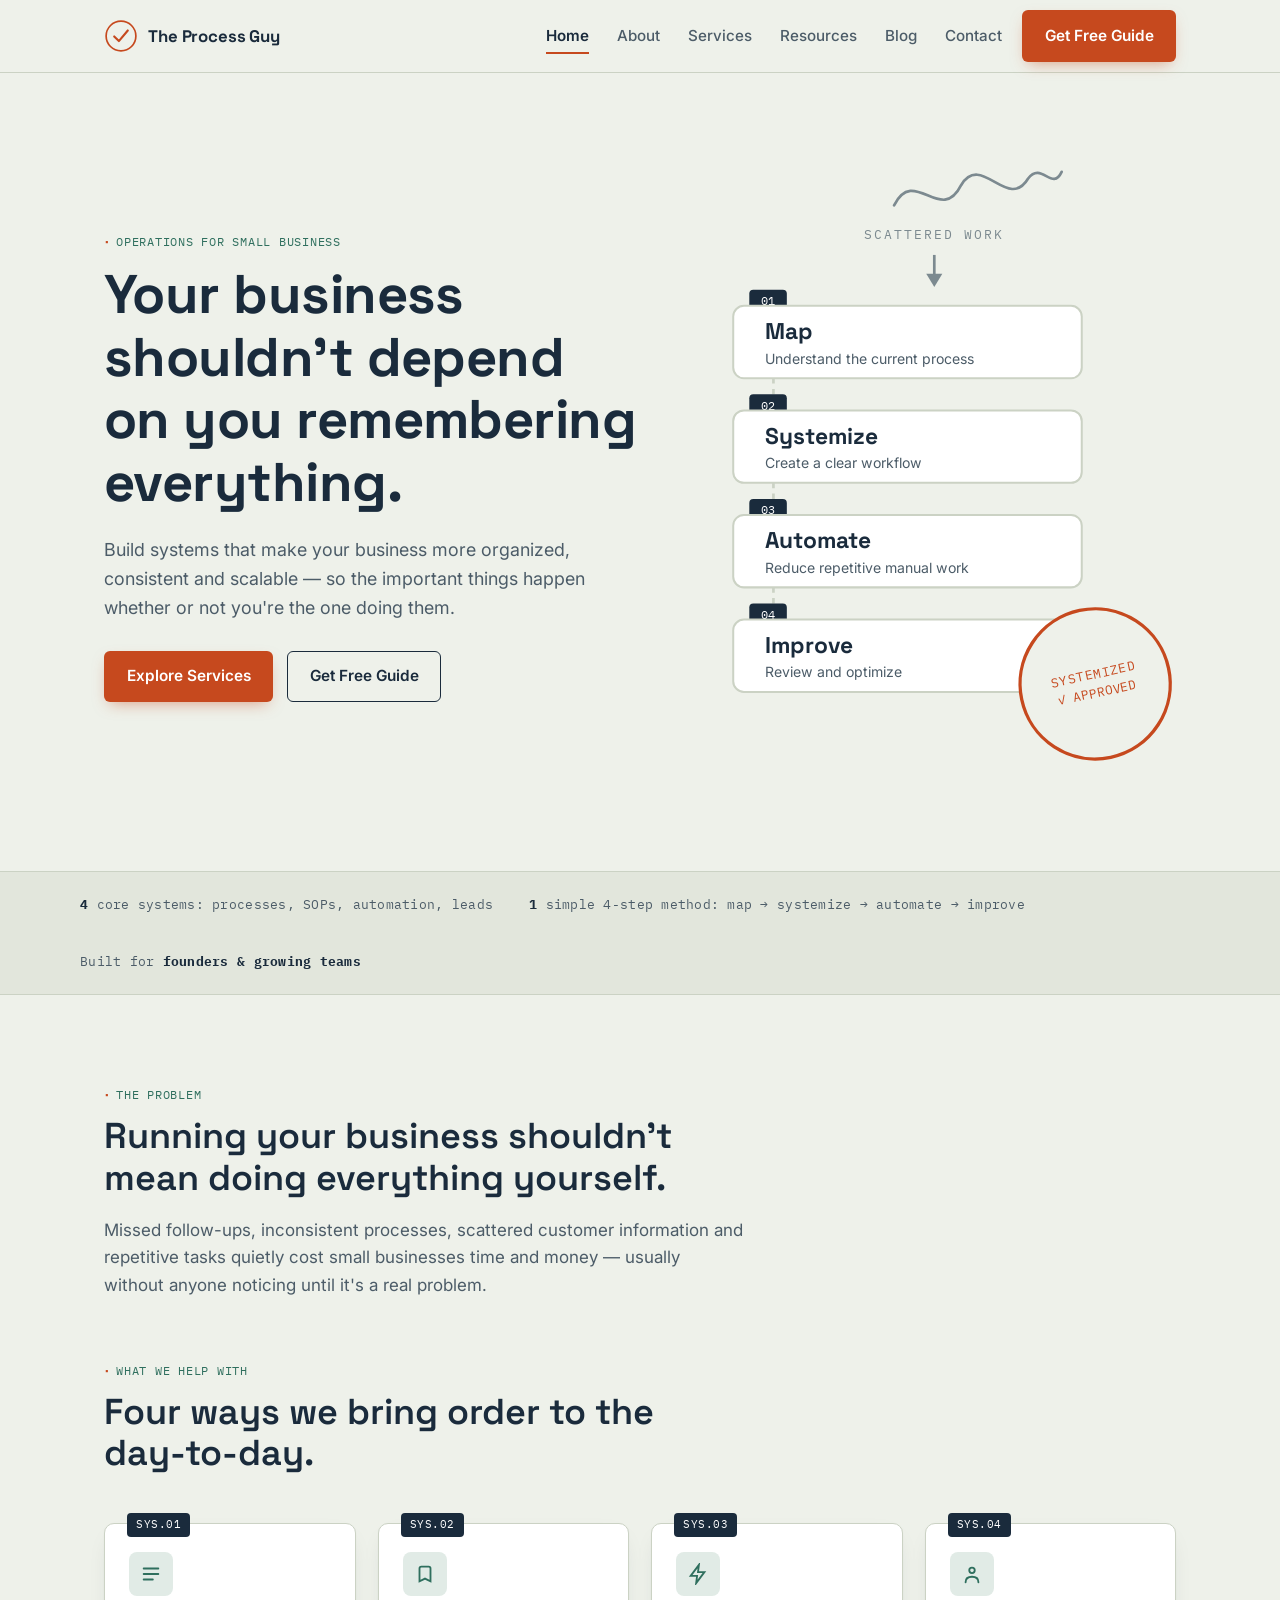
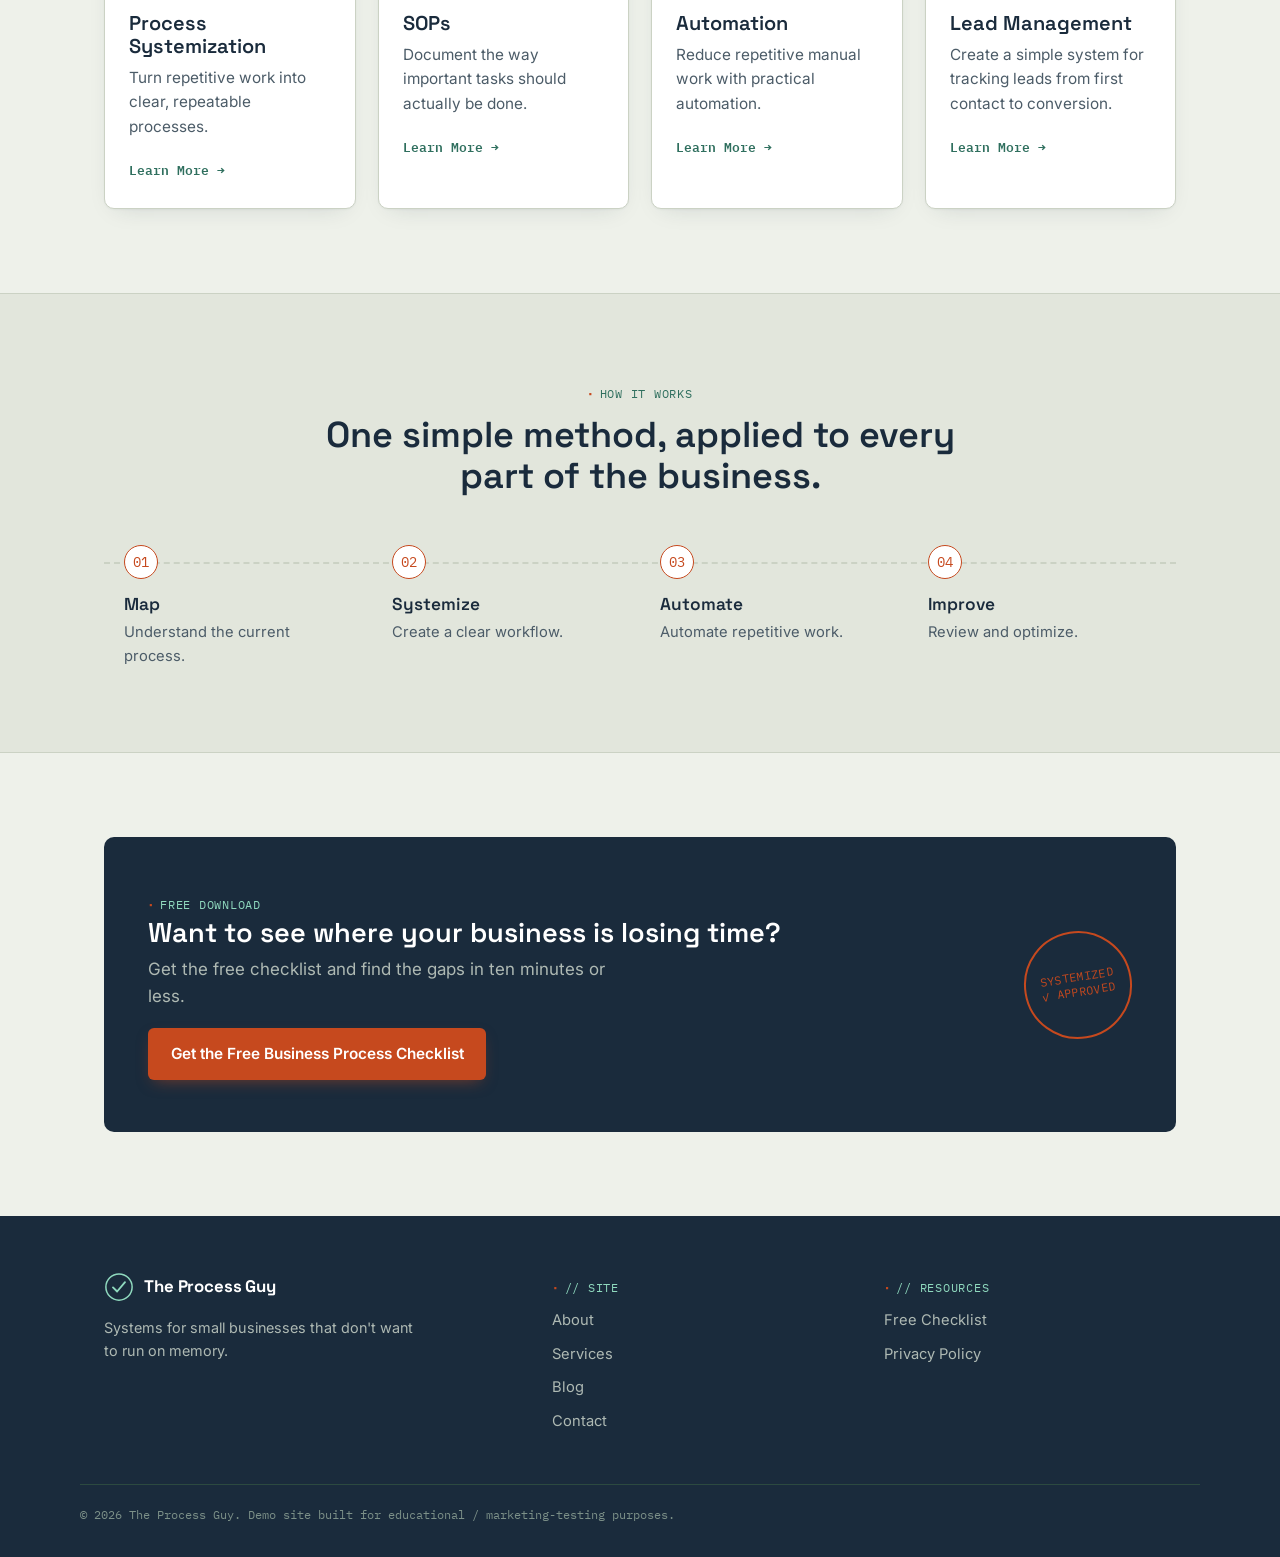
<file: index.html>
<!doctype html>
<html lang="en">
  <head>
    <meta charset="UTF-8" />
    <meta name="viewport" content="width=device-width, initial-scale=1.0" />
    <title>The Process Guy — Business Systems for Small Businesses</title>
    <meta
      name="description"
      content="Build systems that make your business more organized, consistent and scalable. Process systemization, SOPs, automation and lead management for small businesses."
    />
    <link rel="stylesheet" href="./style/main.css" />
    <!-- Meta Pixel Code -->
    <script>
      !(function (f, b, e, v, n, t, s) {
        if (f.fbq) return;
        n = f.fbq = function () {
          n.callMethod
            ? n.callMethod.apply(n, arguments)
            : n.queue.push(arguments);
        };
        if (!f._fbq) f._fbq = n;
        n.push = n;
        n.loaded = !0;
        n.version = "2.0";
        n.queue = [];
        t = b.createElement(e);
        t.async = !0;
        t.src = v;
        s = b.getElementsByTagName(e)[0];
        s.parentNode.insertBefore(t, s);
      })(
        window,
        document,
        "script",
        "https://connect.facebook.net/en_US/fbevents.js",
      );
      fbq("init", "2390829157992481");
      fbq("track", "PageView");
    </script>
    <noscript
      ><img
        height="1"
        width="1"
        style="display: none"
        src="https://www.facebook.com/tr?id=2390829157992481&ev=PageView&noscript=1"
    /></noscript>
    <!-- End Meta Pixel Code -->

    <!-- Google tag (gtag.js) -->
<script async src="https://www.googletagmanager.com/gtag/js?id=AW-18432488557"></script>
<script>
  window.dataLayer = window.dataLayer || [];
  function gtag(){dataLayer.push(arguments);}
  gtag('js', new Date());

  gtag('config', 'AW-18432488557');
</script>

    <!-- LinkedIn Insights (tag.js) -->
    <script type="text/javascript">
      _linkedin_partner_id = "11128145";
      window._linkedin_data_partner_ids =
        window._linkedin_data_partner_ids || [];
      window._linkedin_data_partner_ids.push(_linkedin_partner_id);
    </script>
    <script type="text/javascript">
      (function (l) {
        if (!l) {
          window.lintrk = function (a, b) {
            window.lintrk.q.push([a, b]);
          };
          window.lintrk.q = [];
        }
        var s = document.getElementsByTagName("script")[0];
        var b = document.createElement("script");
        b.type = "text/javascript";
        b.async = true;
        b.src = "https://snap.licdn.com/li.lms-analytics/insight.min.js";
        s.parentNode.insertBefore(b, s);
      })(window.lintrk);
    </script>
    <noscript>
      <img
        height="1"
        width="1"
        style="display: none"
        alt=""
        src="https://px.ads.linkedin.com/collect/?pid=11128145&fmt=gif"
      />
    </noscript>

    <!-- Chatgpt (tag.js) -->
    <script>
      (function (w, d, s, u) {
        if (w.oaiq) return;
        var q = function () {
          q.q.push(arguments);
        };
        q.q = [];
        w.oaiq = q;
        var js = d.createElement(s);
        js.async = true;
        js.src = u;
        var f = d.getElementsByTagName(s)[0];
        f.parentNode.insertBefore(js, f);
      })(
        window,
        document,
        "script",
        "https://bzrcdn.openai.com/sdk/oaiq.min.js",
      );
      oaiq("init", {
        pixelId: "8vZDHXKF1D9fvQ626D9H65",
      });
    </script>
  </head>
  <body>
    <header class="site-header">
      <div class="wrap header-inner">
        <a href="index.html" class="logo">
          <span class="logo-mark" aria-hidden="true">
            <svg width="34" height="34" viewBox="0 0 40 40">
              <circle
                cx="20"
                cy="20"
                r="17.5"
                fill="none"
                stroke="#C6491E"
                stroke-width="2"
              />
              <path
                d="M12 20.5 L17.5 26 L28 13.5"
                fill="none"
                stroke="#C6491E"
                stroke-width="2.5"
                stroke-linecap="round"
                stroke-linejoin="round"
              />
            </svg>
          </span>
          <span class="logo-text">The Process Guy</span>
        </a>
        <nav class="site-nav" id="siteNav">
          <a href="index.html" class="current">Home</a>
          <a href="about.html">About</a>
          <a href="services.html">Services</a>
          <a href="resources.html">Resources</a>
          <a href="blog.html">Blog</a>
          <a href="contact.html">Contact</a>
        </nav>
        <a href="resources.html" class="btn btn-stamp header-cta"
          >Get Free Guide</a
        >
        <button
          class="nav-toggle"
          id="navToggle"
          aria-label="Toggle menu"
          aria-expanded="false"
        >
          <span></span><span></span><span></span>
        </button>
      </div>
    </header>

    <main>
      <section class="hero">
        <div class="wrap hero-inner">
          <div class="hero-copy reveal">
            <p class="eyebrow">Operations for small business</p>
            <h1>
              Your business shouldn't depend on you remembering everything.
            </h1>
            <p class="hero-sub">
              Build systems that make your business more organized, consistent
              and scalable — so the important things happen whether or not
              you're the one doing them.
            </p>
            <div class="hero-ctas">
              <a href="services.html" class="btn btn-stamp">Explore Services</a>
              <a href="resources.html" class="btn btn-outline"
                >Get Free Guide</a
              >
            </div>
          </div>
          <div class="hero-art reveal" aria-hidden="true">
            <svg
              viewBox="0 0 360 470"
              xmlns="http://www.w3.org/2000/svg"
              role="img"
              aria-label="Diagram showing scattered work becoming a systemized four-step process: map, systemize, automate, improve."
            >
              <path
                d="M150,45 C165,15 185,60 200,30 C215,5 235,50 250,25 C260,12 268,35 275,20"
                fill="none"
                stroke="#7C8A90"
                stroke-width="2"
                stroke-linecap="round"
                stroke-linejoin="round"
              />
              <text
                x="180"
                y="70"
                text-anchor="middle"
                font-family="'IBM Plex Mono',monospace"
                font-size="9.5"
                letter-spacing="1.5"
                fill="#7C8A90"
              >
                SCATTERED WORK
              </text>
              <line
                x1="180"
                y1="82"
                x2="180"
                y2="100"
                stroke="#7C8A90"
                stroke-width="2"
              />
              <polygon points="174,96 186,96 180,106" fill="#7C8A90" />

              <!-- Box 1 -->
              <rect
                x="42"
                y="108"
                width="28"
                height="16"
                rx="3"
                fill="#1A2B3C"
              />
              <text
                x="56"
                y="119.5"
                text-anchor="middle"
                font-family="'IBM Plex Mono',monospace"
                font-size="9"
                fill="#fff"
              >
                01
              </text>
              <rect
                x="30"
                y="120"
                width="260"
                height="54"
                rx="8"
                fill="#FFFFFF"
                stroke="#CBD2C4"
                stroke-width="1.5"
              />
              <text
                x="54"
                y="145"
                font-family="'Space Grotesk',sans-serif"
                font-weight="700"
                font-size="17"
                fill="#1A2B3C"
              >
                Map
              </text>
              <text
                x="54"
                y="163"
                font-family="'Inter',sans-serif"
                font-size="10.5"
                fill="#4C5C68"
              >
                Understand the current process
              </text>

              <line
                x1="60"
                y1="174"
                x2="60"
                y2="196"
                stroke="#CBD2C4"
                stroke-width="2"
                stroke-dasharray="4 4"
              />
              <polygon points="55,192 65,192 60,200" fill="#CBD2C4" />

              <!-- Box 2 -->
              <rect
                x="42"
                y="186"
                width="28"
                height="16"
                rx="3"
                fill="#1A2B3C"
              />
              <text
                x="56"
                y="197.5"
                text-anchor="middle"
                font-family="'IBM Plex Mono',monospace"
                font-size="9"
                fill="#fff"
              >
                02
              </text>
              <rect
                x="30"
                y="198"
                width="260"
                height="54"
                rx="8"
                fill="#FFFFFF"
                stroke="#CBD2C4"
                stroke-width="1.5"
              />
              <text
                x="54"
                y="223"
                font-family="'Space Grotesk',sans-serif"
                font-weight="700"
                font-size="17"
                fill="#1A2B3C"
              >
                Systemize
              </text>
              <text
                x="54"
                y="241"
                font-family="'Inter',sans-serif"
                font-size="10.5"
                fill="#4C5C68"
              >
                Create a clear workflow
              </text>

              <line
                x1="60"
                y1="252"
                x2="60"
                y2="274"
                stroke="#CBD2C4"
                stroke-width="2"
                stroke-dasharray="4 4"
              />
              <polygon points="55,270 65,270 60,278" fill="#CBD2C4" />

              <!-- Box 3 -->
              <rect
                x="42"
                y="264"
                width="28"
                height="16"
                rx="3"
                fill="#1A2B3C"
              />
              <text
                x="56"
                y="275.5"
                text-anchor="middle"
                font-family="'IBM Plex Mono',monospace"
                font-size="9"
                fill="#fff"
              >
                03
              </text>
              <rect
                x="30"
                y="276"
                width="260"
                height="54"
                rx="8"
                fill="#FFFFFF"
                stroke="#CBD2C4"
                stroke-width="1.5"
              />
              <text
                x="54"
                y="301"
                font-family="'Space Grotesk',sans-serif"
                font-weight="700"
                font-size="17"
                fill="#1A2B3C"
              >
                Automate
              </text>
              <text
                x="54"
                y="319"
                font-family="'Inter',sans-serif"
                font-size="10.5"
                fill="#4C5C68"
              >
                Reduce repetitive manual work
              </text>

              <line
                x1="60"
                y1="330"
                x2="60"
                y2="352"
                stroke="#CBD2C4"
                stroke-width="2"
                stroke-dasharray="4 4"
              />
              <polygon points="55,348 65,348 60,356" fill="#CBD2C4" />

              <!-- Box 4 -->
              <rect
                x="42"
                y="342"
                width="28"
                height="16"
                rx="3"
                fill="#1A2B3C"
              />
              <text
                x="56"
                y="353.5"
                text-anchor="middle"
                font-family="'IBM Plex Mono',monospace"
                font-size="9"
                fill="#fff"
              >
                04
              </text>
              <rect
                x="30"
                y="354"
                width="260"
                height="54"
                rx="8"
                fill="#FFFFFF"
                stroke="#CBD2C4"
                stroke-width="1.5"
              />
              <text
                x="54"
                y="379"
                font-family="'Space Grotesk',sans-serif"
                font-weight="700"
                font-size="17"
                fill="#1A2B3C"
              >
                Improve
              </text>
              <text
                x="54"
                y="397"
                font-family="'Inter',sans-serif"
                font-size="10.5"
                fill="#4C5C68"
              >
                Review and optimize
              </text>

              <g transform="rotate(-12 300 402)">
                <circle
                  cx="300"
                  cy="402"
                  r="56"
                  fill="#EEF1EA"
                  stroke="#C6491E"
                  stroke-width="2.5"
                />
                <text
                  x="300"
                  y="398"
                  text-anchor="middle"
                  font-family="'IBM Plex Mono',monospace"
                  font-size="9.5"
                  letter-spacing="0.5"
                  fill="#C6491E"
                >
                  SYSTEMIZED
                </text>
                <text
                  x="300"
                  y="412"
                  text-anchor="middle"
                  font-family="'IBM Plex Mono',monospace"
                  font-size="9.5"
                  fill="#C6491E"
                >
                  ✓ APPROVED
                </text>
              </g>
            </svg>
          </div>
        </div>
      </section>

      <div class="trust-strip">
        <div class="wrap trust-inner">
          <span
            ><strong>4</strong> core systems: processes, SOPs, automation,
            leads</span
          >
          <span
            ><strong>1</strong> simple 4-step method: map → systemize → automate
            → improve</span
          >
          <span>Built for <strong>founders &amp; growing teams</strong></span>
        </div>
      </div>

      <section>
        <div class="wrap">
          <div class="section-head reveal">
            <p class="eyebrow">The problem</p>
            <h2>
              Running your business shouldn't mean doing everything yourself.
            </h2>
            <p>
              Missed follow-ups, inconsistent processes, scattered customer
              information and repetitive tasks quietly cost small businesses
              time and money — usually without anyone noticing until it's a real
              problem.
            </p>
          </div>

          <div class="section-head reveal" style="margin-top: 56px">
            <p class="eyebrow">What we help with</p>
            <h2>Four ways we bring order to the day-to-day.</h2>
          </div>
          <div class="card-grid reveal">
            <div class="tab-card">
              <span class="tag">SYS.01</span>
              <div class="icon">
                <svg
                  width="22"
                  height="22"
                  viewBox="0 0 24 24"
                  fill="none"
                  stroke="currentColor"
                  stroke-width="2"
                  stroke-linecap="round"
                >
                  <path d="M4 6h16M4 12h16M4 18h10" />
                </svg>
              </div>
              <h3>Process Systemization</h3>
              <p>Turn repetitive work into clear, repeatable processes.</p>
              <a href="services.html#process-systemization" class="learn"
                >Learn More →</a
              >
            </div>
            <div class="tab-card">
              <span class="tag">SYS.02</span>
              <div class="icon">
                <svg
                  width="22"
                  height="22"
                  viewBox="0 0 24 24"
                  fill="none"
                  stroke="currentColor"
                  stroke-width="2"
                  stroke-linecap="round"
                >
                  <path d="M8 4h8a2 2 0 0 1 2 2v14l-6-3-6 3V6a2 2 0 0 1 2-2z" />
                </svg>
              </div>
              <h3>SOPs</h3>
              <p>Document the way important tasks should actually be done.</p>
              <a href="services.html#sops" class="learn">Learn More →</a>
            </div>
            <div class="tab-card">
              <span class="tag">SYS.03</span>
              <div class="icon">
                <svg
                  width="22"
                  height="22"
                  viewBox="0 0 24 24"
                  fill="none"
                  stroke="currentColor"
                  stroke-width="2"
                  stroke-linecap="round"
                >
                  <path d="M13 2 4 14h7l-1 8 9-12h-7l1-8z" />
                </svg>
              </div>
              <h3>Automation</h3>
              <p>Reduce repetitive manual work with practical automation.</p>
              <a href="services.html#automation" class="learn">Learn More →</a>
            </div>
            <div class="tab-card">
              <span class="tag">SYS.04</span>
              <div class="icon">
                <svg
                  width="22"
                  height="22"
                  viewBox="0 0 24 24"
                  fill="none"
                  stroke="currentColor"
                  stroke-width="2"
                  stroke-linecap="round"
                >
                  <circle cx="12" cy="8" r="3" />
                  <path d="M5 21c0-4 3-6 7-6s7 2 7 6" />
                </svg>
              </div>
              <h3>Lead Management</h3>
              <p>
                Create a simple system for tracking leads from first contact to
                conversion.
              </p>
              <a href="services.html#lead-management" class="learn"
                >Learn More →</a
              >
            </div>
          </div>
        </div>
      </section>

      <section class="bg-card">
        <div class="wrap">
          <div class="section-head center reveal">
            <p class="eyebrow">How it works</p>
            <h2>One simple method, applied to every part of the business.</h2>
          </div>
          <div class="flow reveal">
            <div class="flow-line"></div>
            <div class="flow-step">
              <div class="flow-num">01</div>
              <h3>Map</h3>
              <p>Understand the current process.</p>
            </div>
            <div class="flow-step">
              <div class="flow-num">02</div>
              <h3>Systemize</h3>
              <p>Create a clear workflow.</p>
            </div>
            <div class="flow-step">
              <div class="flow-num">03</div>
              <h3>Automate</h3>
              <p>Automate repetitive work.</p>
            </div>
            <div class="flow-step">
              <div class="flow-num">04</div>
              <h3>Improve</h3>
              <p>Review and optimize.</p>
            </div>
          </div>
        </div>
      </section>

      <section>
        <div class="wrap">
          <div class="cta-banner reveal">
            <div>
              <p class="eyebrow" style="color: #8fd9be">Free download</p>
              <h2>Want to see where your business is losing time?</h2>
              <p>
                Get the free checklist and find the gaps in ten minutes or less.
              </p>
              <a
                href="resources.html"
                class="btn btn-stamp"
                style="margin-top: 18px"
                >Get the Free Business Process Checklist</a
              >
            </div>
            <div class="stamp-badge">SYSTEMIZED<br />✓ APPROVED</div>
          </div>
        </div>
      </section>
    </main>

    <footer class="site-footer">
      <div class="wrap footer-inner">
        <div class="footer-brand">
          <a href="index.html" class="logo" style="margin-bottom: 14px">
            <span class="logo-mark" aria-hidden="true">
              <svg width="30" height="30" viewBox="0 0 40 40">
                <circle
                  cx="20"
                  cy="20"
                  r="17.5"
                  fill="none"
                  stroke="#8FD9BE"
                  stroke-width="2"
                />
                <path
                  d="M12 20.5 L17.5 26 L28 13.5"
                  fill="none"
                  stroke="#8FD9BE"
                  stroke-width="2.5"
                  stroke-linecap="round"
                  stroke-linejoin="round"
                />
              </svg>
            </span>
            <span class="logo-text">The Process Guy</span>
          </a>
          <p class="footer-note">
            Systems for small businesses that don't want to run on memory.
          </p>
        </div>
        <div class="footer-col">
          <p class="eyebrow">// Site</p>
          <a href="about.html">About</a>
          <a href="services.html">Services</a>
          <a href="blog.html">Blog</a>
          <a href="contact.html">Contact</a>
        </div>
        <div class="footer-col">
          <p class="eyebrow">// Resources</p>
          <a href="resources.html">Free Checklist</a>
          <a href="privacy.html">Privacy Policy</a>
        </div>
      </div>
      <div class="wrap footer-bottom">
        <p>
          © <span id="year"></span> The Process Guy. Demo site built for
          educational / marketing-testing purposes.
        </p>
      </div>
    </footer>

    <script src="./Scripts/main.js"></script>

  </body>
</html>
</file>
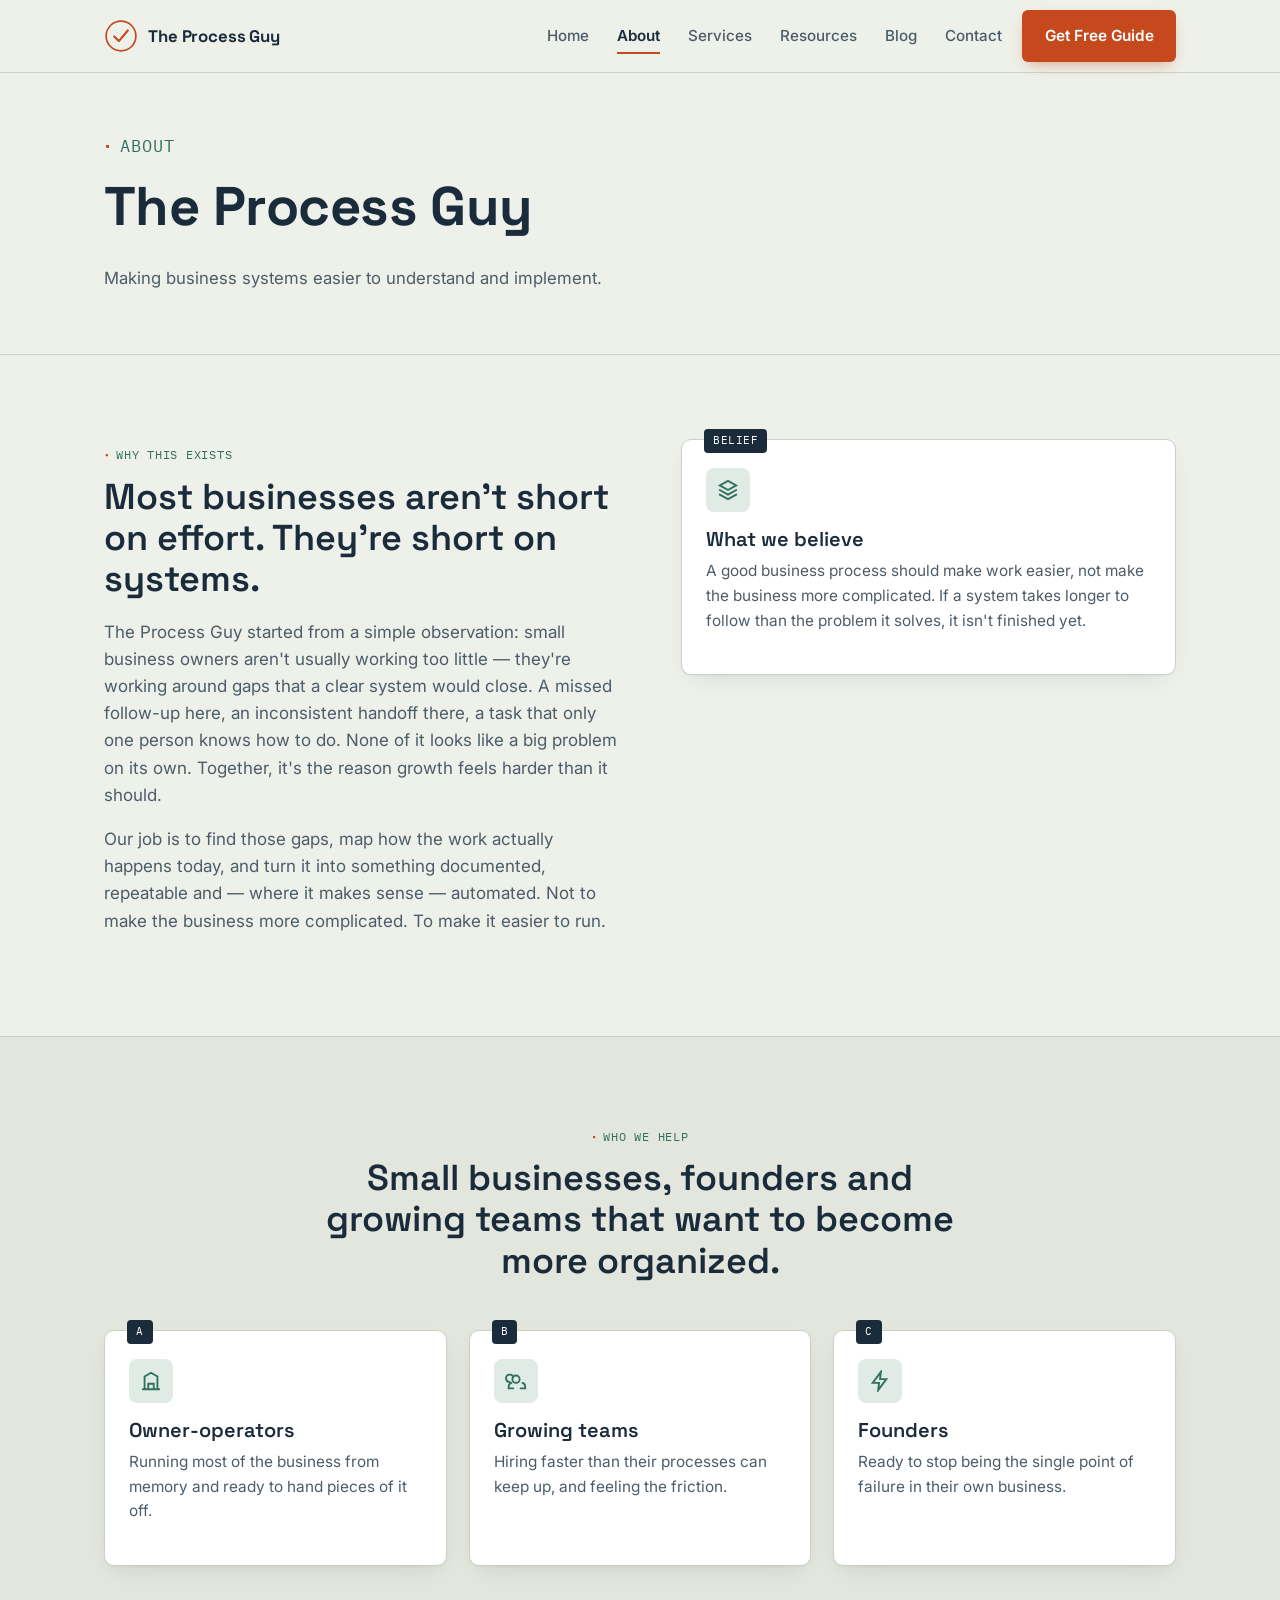
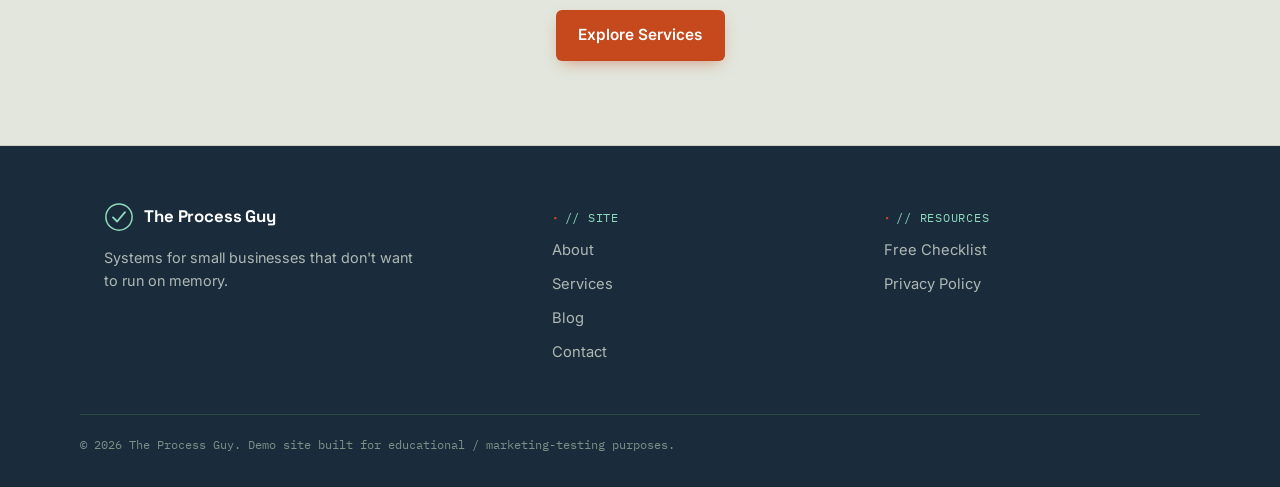
<file: about.html>
<!doctype html>
<html lang="en">
  <head>
    <meta charset="UTF-8" />
    <meta name="viewport" content="width=device-width, initial-scale=1.0" />
    <title>About — The Process Guy</title>
    <meta
      name="description"
      content="The Process Guy makes business systems easier to understand and implement, for small businesses, founders and growing teams."
    />
    <link rel="stylesheet" href="./style/main.css" />
    <!-- Meta Pixel Code -->
    <script>
      !(function (f, b, e, v, n, t, s) {
        if (f.fbq) return;
        n = f.fbq = function () {
          n.callMethod
            ? n.callMethod.apply(n, arguments)
            : n.queue.push(arguments);
        };
        if (!f._fbq) f._fbq = n;
        n.push = n;
        n.loaded = !0;
        n.version = "2.0";
        n.queue = [];
        t = b.createElement(e);
        t.async = !0;
        t.src = v;
        s = b.getElementsByTagName(e)[0];
        s.parentNode.insertBefore(t, s);
      })(
        window,
        document,
        "script",
        "https://connect.facebook.net/en_US/fbevents.js",
      );
      fbq("init", "2390829157992481");
      fbq("track", "PageView");
    </script>
    <noscript
      ><img
        height="1"
        width="1"
        style="display: none"
        src="https://www.facebook.com/tr?id=2390829157992481&ev=PageView&noscript=1"
    /></noscript>
    <!-- End Meta Pixel Code -->

    <!-- Google tag (gtag.js) -->
    <script
      async
      src="https://www.googletagmanager.com/gtag/js?id=AW-18432488557"
    ></script>
    <script>
      window.dataLayer = window.dataLayer || [];
      function gtag() {
        dataLayer.push(arguments);
      }
      gtag("js", new Date());

      gtag("config", "AW-18432488557");
    </script>

        <!-- LinkedIn Insights (tag.js) -->
    <script type="text/javascript">
      _linkedin_partner_id = "11128145";
      window._linkedin_data_partner_ids =
        window._linkedin_data_partner_ids || [];
      window._linkedin_data_partner_ids.push(_linkedin_partner_id);
    </script>
    <script type="text/javascript">
      (function (l) {
        if (!l) {
          window.lintrk = function (a, b) {
            window.lintrk.q.push([a, b]);
          };
          window.lintrk.q = [];
        }
        var s = document.getElementsByTagName("script")[0];
        var b = document.createElement("script");
        b.type = "text/javascript";
        b.async = true;
        b.src = "https://snap.licdn.com/li.lms-analytics/insight.min.js";
        s.parentNode.insertBefore(b, s);
      })(window.lintrk);
    </script>
    <noscript>
      <img
        height="1"
        width="1"
        style="display: none"
        alt=""
        src="https://px.ads.linkedin.com/collect/?pid=11128145&fmt=gif"
      />
    </noscript>

    <!-- Chatgpt (tag.js) -->
    <script>
      (function (w, d, s, u) {
        if (w.oaiq) return;
        var q = function () {
          q.q.push(arguments);
        };
        q.q = [];
        w.oaiq = q;
        var js = d.createElement(s);
        js.async = true;
        js.src = u;
        var f = d.getElementsByTagName(s)[0];
        f.parentNode.insertBefore(js, f);
      })(
        window,
        document,
        "script",
        "https://bzrcdn.openai.com/sdk/oaiq.min.js",
      );
      oaiq("init", {
        pixelId: "8vZDHXKF1D9fvQ626D9H65",
      });
    </script>
  </head>
  <body>
    <header class="site-header">
      <div class="wrap header-inner">
        <a href="index.html" class="logo">
          <span class="logo-mark" aria-hidden="true">
            <svg width="34" height="34" viewBox="0 0 40 40">
              <circle
                cx="20"
                cy="20"
                r="17.5"
                fill="none"
                stroke="#C6491E"
                stroke-width="2"
              />
              <path
                d="M12 20.5 L17.5 26 L28 13.5"
                fill="none"
                stroke="#C6491E"
                stroke-width="2.5"
                stroke-linecap="round"
                stroke-linejoin="round"
              />
            </svg>
          </span>
          <span class="logo-text">The Process Guy</span>
        </a>
        <nav class="site-nav" id="siteNav">
          <a href="index.html">Home</a>
          <a href="about.html" class="current">About</a>
          <a href="services.html">Services</a>
          <a href="resources.html">Resources</a>
          <a href="blog.html">Blog</a>
          <a href="contact.html">Contact</a>
        </nav>
        <a href="resources.html" class="btn btn-stamp header-cta"
          >Get Free Guide</a
        >
        <button
          class="nav-toggle"
          id="navToggle"
          aria-label="Toggle menu"
          aria-expanded="false"
        >
          <span></span><span></span><span></span>
        </button>
      </div>
    </header>

    <main>
      <section class="page-hero">
        <div class="wrap">
          <p class="eyebrow">About</p>
          <h1>The Process Guy</h1>
          <p>Making business systems easier to understand and implement.</p>
        </div>
      </section>

      <section>
        <div class="wrap">
          <div class="split reveal">
            <div>
              <p class="eyebrow">Why this exists</p>
              <h2>
                Most businesses aren't short on effort. They're short on
                systems.
              </h2>
              <p>
                The Process Guy started from a simple observation: small
                business owners aren't usually working too little — they're
                working around gaps that a clear system would close. A missed
                follow-up here, an inconsistent handoff there, a task that only
                one person knows how to do. None of it looks like a big problem
                on its own. Together, it's the reason growth feels harder than
                it should.
              </p>
              <p>
                Our job is to find those gaps, map how the work actually happens
                today, and turn it into something documented, repeatable and —
                where it makes sense — automated. Not to make the business more
                complicated. To make it easier to run.
              </p>
            </div>
            <div class="tab-card">
              <span class="tag">BELIEF</span>
              <div class="icon">
                <svg
                  width="22"
                  height="22"
                  viewBox="0 0 24 24"
                  fill="none"
                  stroke="currentColor"
                  stroke-width="2"
                  stroke-linecap="round"
                >
                  <path d="M12 2 3 7l9 5 9-5-9-5zM3 17l9 5 9-5M3 12l9 5 9-5" />
                </svg>
              </div>
              <h3>What we believe</h3>
              <p>
                A good business process should make work easier, not make the
                business more complicated. If a system takes longer to follow
                than the problem it solves, it isn't finished yet.
              </p>
            </div>
          </div>
        </div>
      </section>

      <section class="bg-card">
        <div class="wrap">
          <div class="section-head center reveal">
            <p class="eyebrow">Who we help</p>
            <h2>
              Small businesses, founders and growing teams that want to become
              more organized.
            </h2>
          </div>
          <div class="card-grid cols-3 reveal">
            <div class="tab-card">
              <span class="tag">A</span>
              <div class="icon">
                <svg
                  width="22"
                  height="22"
                  viewBox="0 0 24 24"
                  fill="none"
                  stroke="currentColor"
                  stroke-width="2"
                  stroke-linecap="round"
                >
                  <path d="M3 21h18M5 21V7l7-4 7 4v14M9 21v-6h6v6" />
                </svg>
              </div>
              <h3>Owner-operators</h3>
              <p>
                Running most of the business from memory and ready to hand
                pieces of it off.
              </p>
            </div>
            <div class="tab-card">
              <span class="tag">B</span>
              <div class="icon">
                <svg
                  width="22"
                  height="22"
                  viewBox="0 0 24 24"
                  fill="none"
                  stroke="currentColor"
                  stroke-width="2"
                  stroke-linecap="round"
                >
                  <path
                    d="M17 20h5v-2a4 4 0 0 0-3-3.87M9 20H4v-2a4 4 0 0 1 3-3.87m5-8.13a4 4 0 1 1 0 8 4 4 0 0 1 0-8zM9 8a4 4 0 1 0-3.87 5"
                  />
                </svg>
              </div>
              <h3>Growing teams</h3>
              <p>
                Hiring faster than their processes can keep up, and feeling the
                friction.
              </p>
            </div>
            <div class="tab-card">
              <span class="tag">C</span>
              <div class="icon">
                <svg
                  width="22"
                  height="22"
                  viewBox="0 0 24 24"
                  fill="none"
                  stroke="currentColor"
                  stroke-width="2"
                  stroke-linecap="round"
                >
                  <path d="M13 2 4 14h7l-1 8 9-12h-7l1-8z" />
                </svg>
              </div>
              <h3>Founders</h3>
              <p>
                Ready to stop being the single point of failure in their own
                business.
              </p>
            </div>
          </div>
          <div style="text-align: center; margin-top: 44px">
            <a href="services.html" class="btn btn-stamp">Explore Services</a>
          </div>
        </div>
      </section>
    </main>

    <footer class="site-footer">
      <div class="wrap footer-inner">
        <div class="footer-brand">
          <a href="index.html" class="logo" style="margin-bottom: 14px">
            <span class="logo-mark" aria-hidden="true">
              <svg width="30" height="30" viewBox="0 0 40 40">
                <circle
                  cx="20"
                  cy="20"
                  r="17.5"
                  fill="none"
                  stroke="#8FD9BE"
                  stroke-width="2"
                />
                <path
                  d="M12 20.5 L17.5 26 L28 13.5"
                  fill="none"
                  stroke="#8FD9BE"
                  stroke-width="2.5"
                  stroke-linecap="round"
                  stroke-linejoin="round"
                />
              </svg>
            </span>
            <span class="logo-text">The Process Guy</span>
          </a>
          <p class="footer-note">
            Systems for small businesses that don't want to run on memory.
          </p>
        </div>
        <div class="footer-col">
          <p class="eyebrow">// Site</p>
          <a href="about.html">About</a>
          <a href="services.html">Services</a>
          <a href="blog.html">Blog</a>
          <a href="contact.html">Contact</a>
        </div>
        <div class="footer-col">
          <p class="eyebrow">// Resources</p>
          <a href="resources.html">Free Checklist</a>
          <a href="privacy.html">Privacy Policy</a>
        </div>
      </div>
      <div class="wrap footer-bottom">
        <p>
          © <span id="year"></span> The Process Guy. Demo site built for
          educational / marketing-testing purposes.
        </p>
      </div>
    </footer>

    <script src="./Scripts/main.js"></script>
  </body>
</html>
</file>
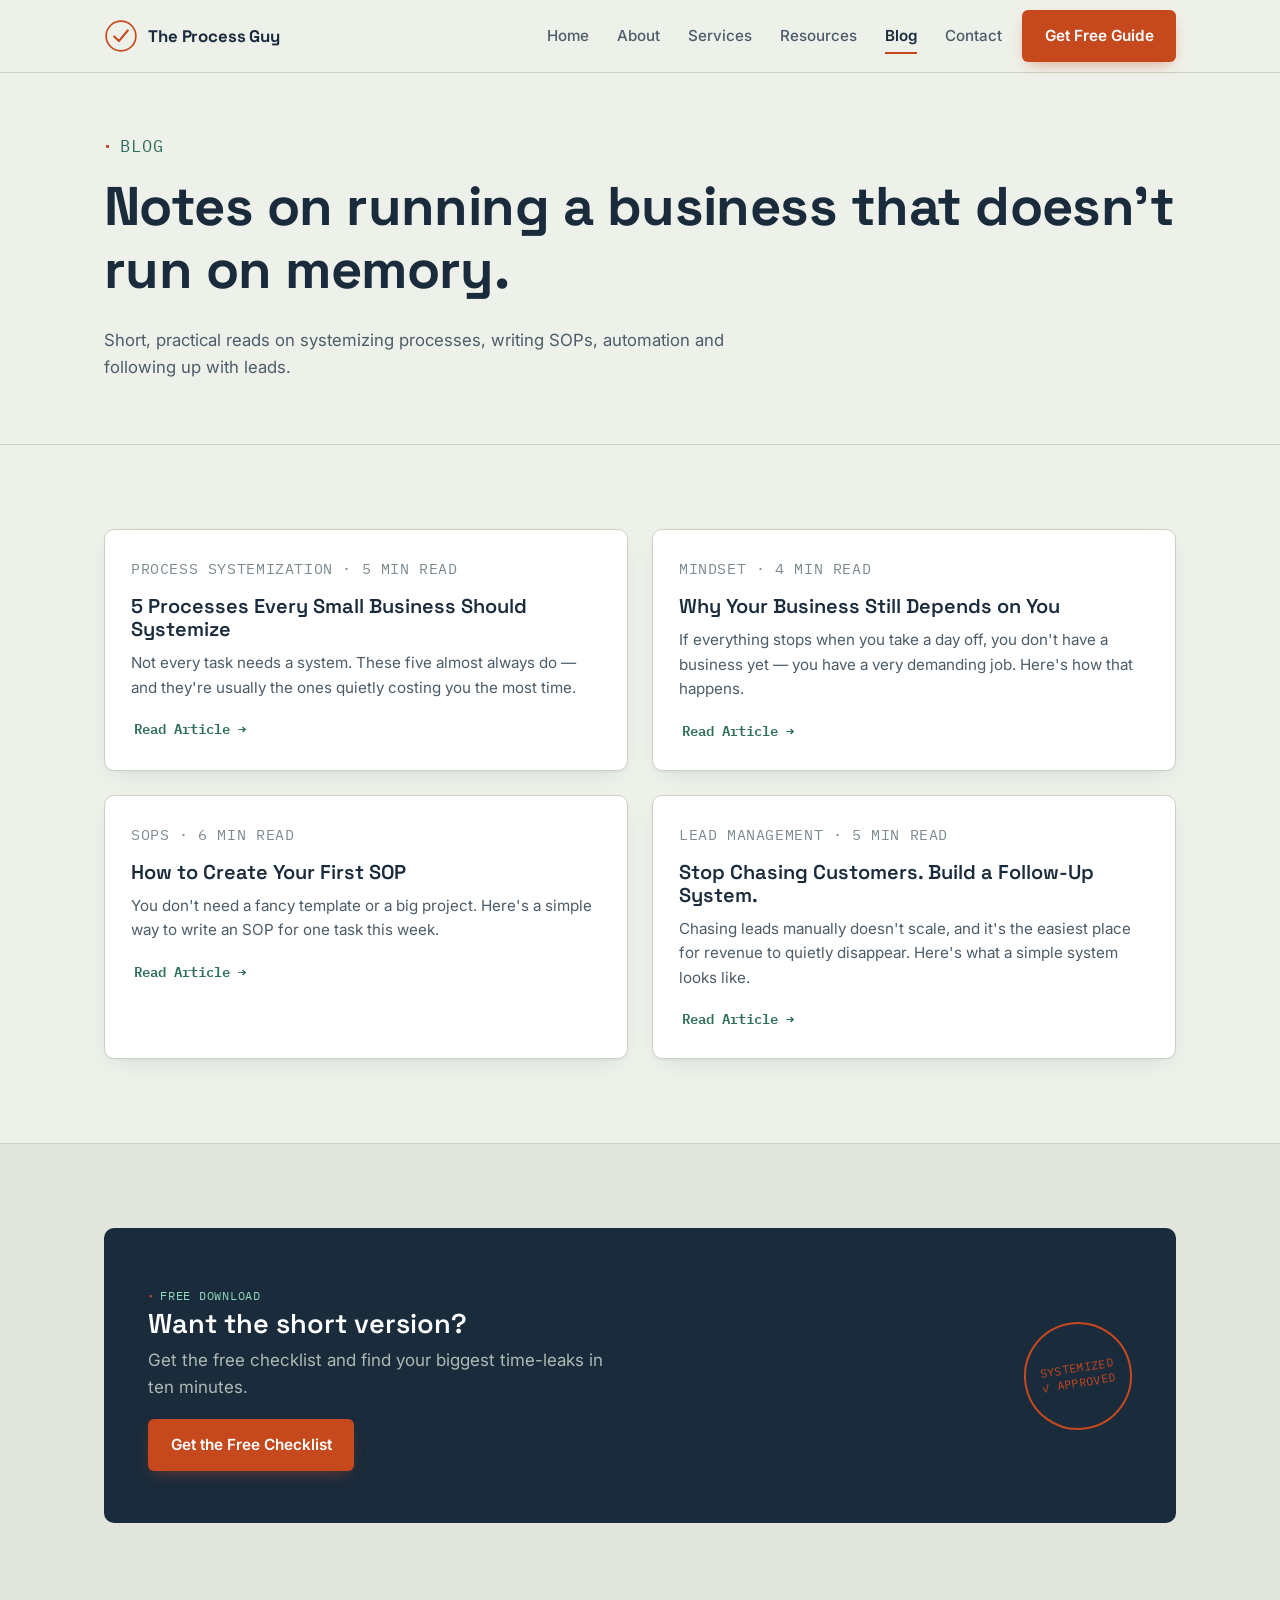
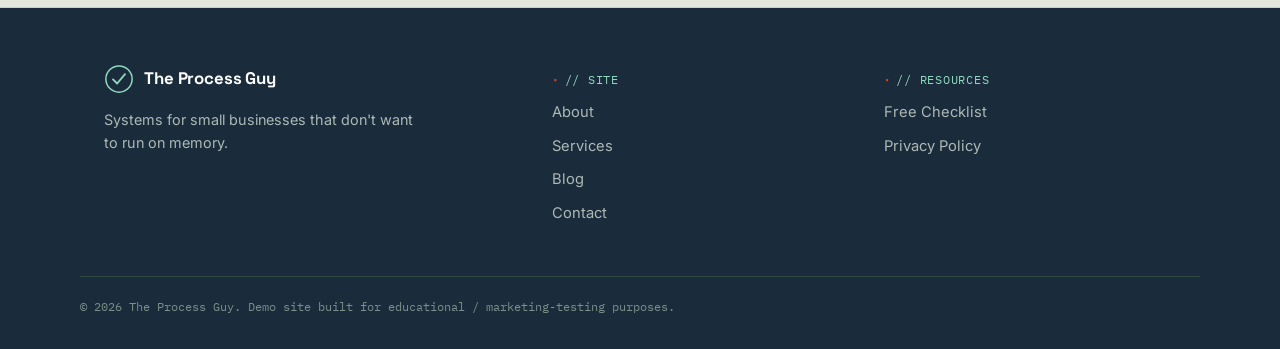
<file: blog.html>
<!DOCTYPE html>
<html lang="en">
<head>
<meta charset="UTF-8">
<meta name="viewport" content="width=device-width, initial-scale=1.0">
<title>Blog — The Process Guy</title>
<meta name="description" content="Practical articles on systemizing processes, writing SOPs, automation and following up with leads.">
<link rel="stylesheet" href="./style/main.css" />
<!-- Meta Pixel Code -->
    <script>
      !(function (f, b, e, v, n, t, s) {
        if (f.fbq) return;
        n = f.fbq = function () {
          n.callMethod
            ? n.callMethod.apply(n, arguments)
            : n.queue.push(arguments);
        };
        if (!f._fbq) f._fbq = n;
        n.push = n;
        n.loaded = !0;
        n.version = "2.0";
        n.queue = [];
        t = b.createElement(e);
        t.async = !0;
        t.src = v;
        s = b.getElementsByTagName(e)[0];
        s.parentNode.insertBefore(t, s);
      })(
        window,
        document,
        "script",
        "https://connect.facebook.net/en_US/fbevents.js",
      );
      fbq("init", "2390829157992481");
      fbq("track", "PageView");
    </script>
    <noscript
      ><img
        height="1"
        width="1"
        style="display: none"
        src="https://www.facebook.com/tr?id=2390829157992481&ev=PageView&noscript=1"
    /></noscript>
    <!-- End Meta Pixel Code -->

    <!-- Google tag (gtag.js) -->
    <script async src="https://www.googletagmanager.com/gtag/js?id=AW-18432488557"></script>
    <script>
      window.dataLayer = window.dataLayer || [];
      function gtag(){dataLayer.push(arguments);}
      gtag('js', new Date());

      gtag('config', 'AW-18432488557');
    </script>

        <!-- LinkedIn Insights (tag.js) -->
    <script type="text/javascript">
      _linkedin_partner_id = "11128145";
      window._linkedin_data_partner_ids =
        window._linkedin_data_partner_ids || [];
      window._linkedin_data_partner_ids.push(_linkedin_partner_id);
    </script>
    <script type="text/javascript">
      (function (l) {
        if (!l) {
          window.lintrk = function (a, b) {
            window.lintrk.q.push([a, b]);
          };
          window.lintrk.q = [];
        }
        var s = document.getElementsByTagName("script")[0];
        var b = document.createElement("script");
        b.type = "text/javascript";
        b.async = true;
        b.src = "https://snap.licdn.com/li.lms-analytics/insight.min.js";
        s.parentNode.insertBefore(b, s);
      })(window.lintrk);
    </script>
    <noscript>
      <img
        height="1"
        width="1"
        style="display: none"
        alt=""
        src="https://px.ads.linkedin.com/collect/?pid=11128145&fmt=gif"
      />
    </noscript>

    <!-- Chatgpt (tag.js) -->
    <script>
      (function (w, d, s, u) {
        if (w.oaiq) return;
        var q = function () {
          q.q.push(arguments);
        };
        q.q = [];
        w.oaiq = q;
        var js = d.createElement(s);
        js.async = true;
        js.src = u;
        var f = d.getElementsByTagName(s)[0];
        f.parentNode.insertBefore(js, f);
      })(
        window,
        document,
        "script",
        "https://bzrcdn.openai.com/sdk/oaiq.min.js",
      );
      oaiq("init", {
        pixelId: "8vZDHXKF1D9fvQ626D9H65",
      });
    </script>
  </head>
<body>

<header class="site-header">
  <div class="wrap header-inner">
    <a href="index.html" class="logo">
      <span class="logo-mark" aria-hidden="true">
        <svg width="34" height="34" viewBox="0 0 40 40"><circle cx="20" cy="20" r="17.5" fill="none" stroke="#C6491E" stroke-width="2"/><path d="M12 20.5 L17.5 26 L28 13.5" fill="none" stroke="#C6491E" stroke-width="2.5" stroke-linecap="round" stroke-linejoin="round"/></svg>
      </span>
      <span class="logo-text">The Process Guy</span>
    </a>
    <nav class="site-nav" id="siteNav">
      <a href="index.html">Home</a>
      <a href="about.html">About</a>
      <a href="services.html">Services</a>
      <a href="resources.html">Resources</a>
      <a href="blog.html" class="current">Blog</a>
      <a href="contact.html">Contact</a>
    </nav>
    <a href="resources.html" class="btn btn-stamp header-cta">Get Free Guide</a>
    <button class="nav-toggle" id="navToggle" aria-label="Toggle menu" aria-expanded="false">
      <span></span><span></span><span></span>
    </button>
  </div>
</header>

<main>

  <section class="page-hero">
    <div class="wrap">
      <p class="eyebrow">Blog</p>
      <h1>Notes on running a business that doesn't run on memory.</h1>
      <p>Short, practical reads on systemizing processes, writing SOPs, automation and following up with leads.</p>
    </div>
  </section>

  <section>
    <div class="wrap">
      <div class="post-grid reveal">
        <article class="post-card">
          <p class="post-meta">Process Systemization · 5 min read</p>
          <h3><a href="blog-five-processes.html">5 Processes Every Small Business Should Systemize</a></h3>
          <p>Not every task needs a system. These five almost always do — and they're usually the ones quietly costing you the most time.</p>
          <a href="blog-five-processes.html" class="btn-ghost" style="font-family:var(--f-mono); font-size:.85rem; font-weight:600;">Read Article →</a>
        </article>

        <article class="post-card">
          <p class="post-meta">Mindset · 4 min read</p>
          <h3><a href="blog-depends-on-you.html">Why Your Business Still Depends on You</a></h3>
          <p>If everything stops when you take a day off, you don't have a business yet — you have a very demanding job. Here's how that happens.</p>
          <a href="blog-depends-on-you.html" class="btn-ghost" style="font-family:var(--f-mono); font-size:.85rem; font-weight:600;">Read Article →</a>
        </article>

        <article class="post-card">
          <p class="post-meta">SOPs · 6 min read</p>
          <h3><a href="blog-first-sop.html">How to Create Your First SOP</a></h3>
          <p>You don't need a fancy template or a big project. Here's a simple way to write an SOP for one task this week.</p>
          <a href="blog-first-sop.html" class="btn-ghost" style="font-family:var(--f-mono); font-size:.85rem; font-weight:600;">Read Article →</a>
        </article>

        <article class="post-card">
          <p class="post-meta">Lead Management · 5 min read</p>
          <h3><a href="blog-follow-up-system.html">Stop Chasing Customers. Build a Follow-Up System.</a></h3>
          <p>Chasing leads manually doesn't scale, and it's the easiest place for revenue to quietly disappear. Here's what a simple system looks like.</p>
          <a href="blog-follow-up-system.html" class="btn-ghost" style="font-family:var(--f-mono); font-size:.85rem; font-weight:600;">Read Article →</a>
        </article>
      </div>
    </div>
  </section>

  <section class="bg-card">
    <div class="wrap">
      <div class="cta-banner reveal">
        <div>
          <p class="eyebrow" style="color:#8FD9BE;">Free download</p>
          <h2>Want the short version?</h2>
          <p>Get the free checklist and find your biggest time-leaks in ten minutes.</p>
          <a href="resources.html" class="btn btn-stamp" style="margin-top:18px;">Get the Free Checklist</a>
        </div>
        <div class="stamp-badge">SYSTEMIZED<br>✓ APPROVED</div>
      </div>
    </div>
  </section>

</main>

<footer class="site-footer">
  <div class="wrap footer-inner">
    <div class="footer-brand">
      <a href="index.html" class="logo" style="margin-bottom:14px;">
        <span class="logo-mark" aria-hidden="true">
          <svg width="30" height="30" viewBox="0 0 40 40"><circle cx="20" cy="20" r="17.5" fill="none" stroke="#8FD9BE" stroke-width="2"/><path d="M12 20.5 L17.5 26 L28 13.5" fill="none" stroke="#8FD9BE" stroke-width="2.5" stroke-linecap="round" stroke-linejoin="round"/></svg>
        </span>
        <span class="logo-text">The Process Guy</span>
      </a>
      <p class="footer-note">Systems for small businesses that don't want to run on memory.</p>
    </div>
    <div class="footer-col">
      <p class="eyebrow">// Site</p>
      <a href="about.html">About</a>
      <a href="services.html">Services</a>
      <a href="blog.html">Blog</a>
      <a href="contact.html">Contact</a>
    </div>
    <div class="footer-col">
      <p class="eyebrow">// Resources</p>
      <a href="resources.html">Free Checklist</a>
      <a href="privacy.html">Privacy Policy</a>
    </div>
  </div>
  <div class="wrap footer-bottom">
    <p>© <span id="year"></span> The Process Guy. Demo site built for educational / marketing-testing purposes.</p>
  </div>
</footer>

<script src="./Scripts/main.js"></script>
</body>
</html>
</file>
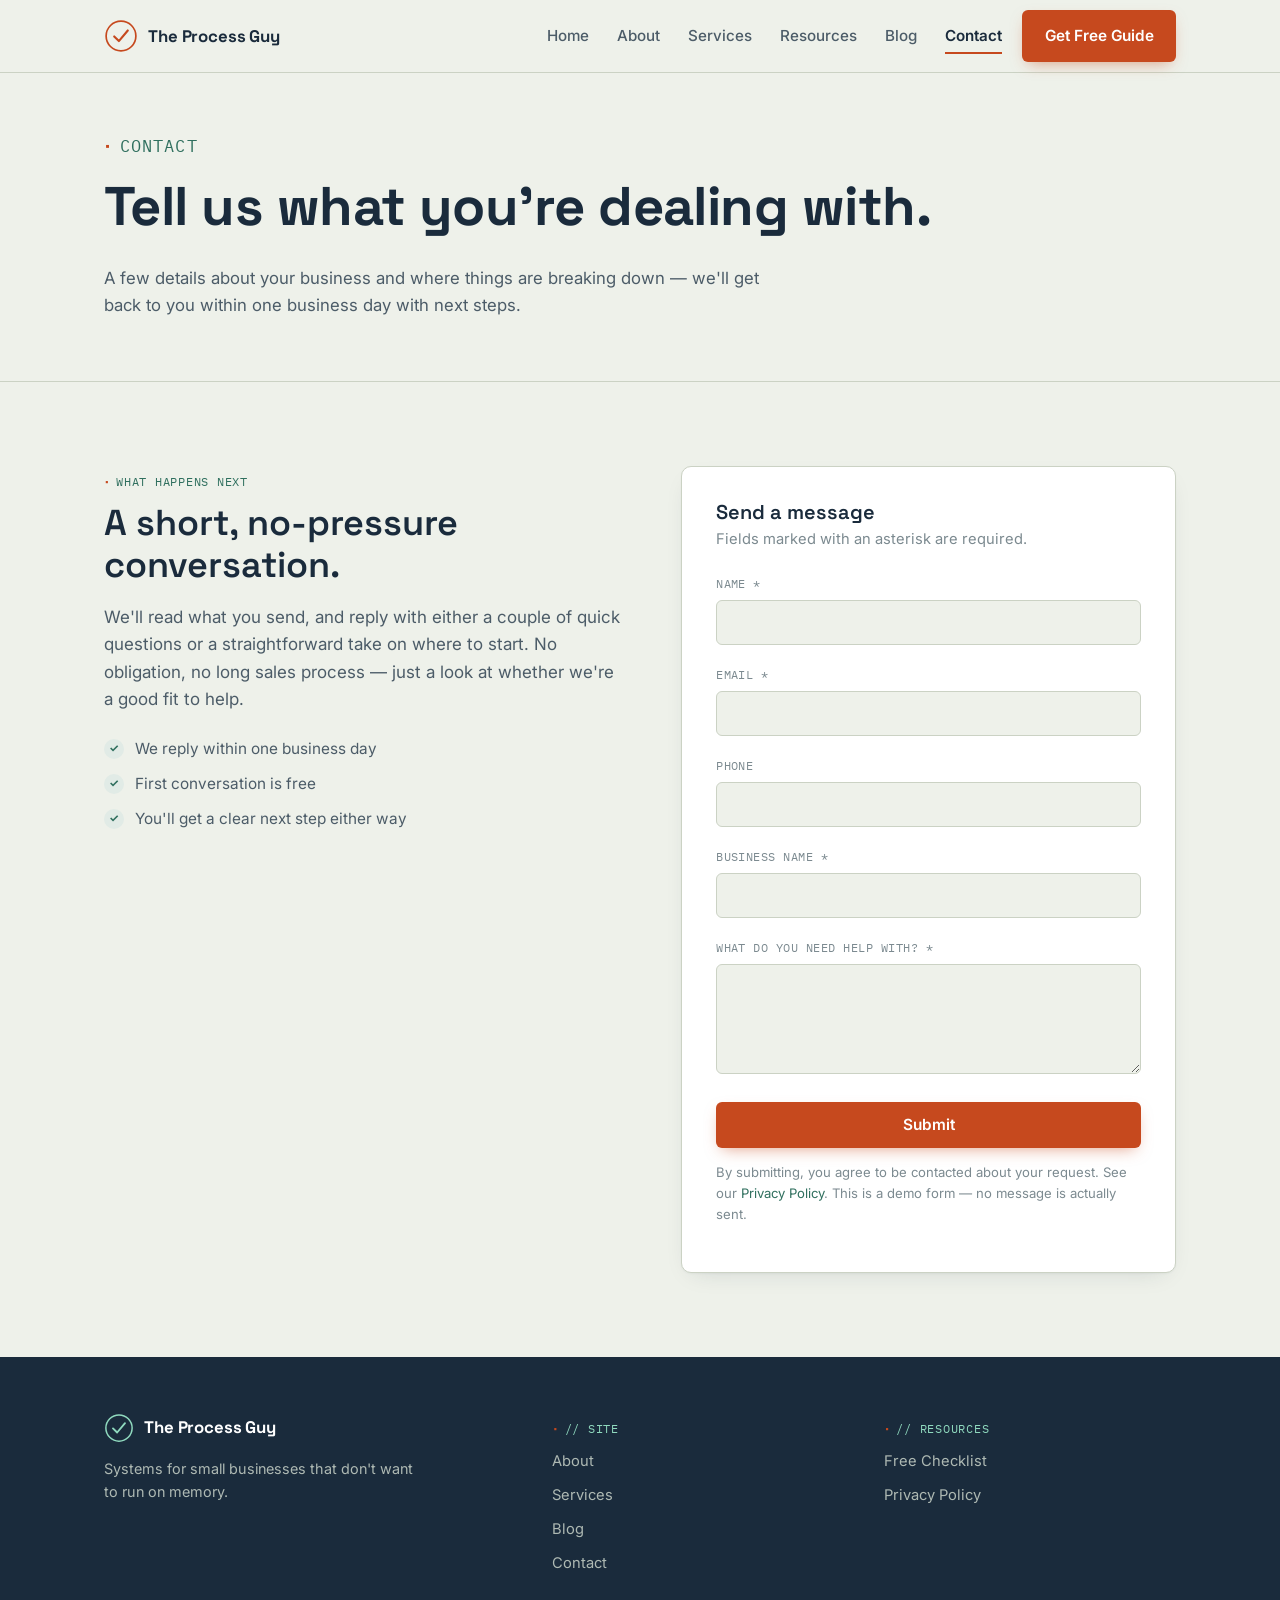
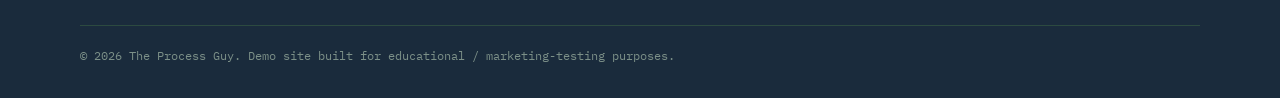
<file: contact.html>
<!DOCTYPE html>
<html lang="en">
<head>
<meta charset="UTF-8">
<meta name="viewport" content="width=device-width, initial-scale=1.0">
<title>Contact — The Process Guy</title>
<meta name="description" content="Tell us what you need help with and we'll get back to you within one business day.">
<link rel="stylesheet" href="./style/main.css" />
<!-- Meta Pixel Code -->
    <script>
      !(function (f, b, e, v, n, t, s) {
        if (f.fbq) return;
        n = f.fbq = function () {
          n.callMethod
            ? n.callMethod.apply(n, arguments)
            : n.queue.push(arguments);
        };
        if (!f._fbq) f._fbq = n;
        n.push = n;
        n.loaded = !0;
        n.version = "2.0";
        n.queue = [];
        t = b.createElement(e);
        t.async = !0;
        t.src = v;
        s = b.getElementsByTagName(e)[0];
        s.parentNode.insertBefore(t, s);
      })(
        window,
        document,
        "script",
        "https://connect.facebook.net/en_US/fbevents.js",
      );
      fbq("init", "2390829157992481");
      fbq("track", "PageView");
    </script>
    <noscript
      ><img
        height="1"
        width="1"
        style="display: none"
        src="https://www.facebook.com/tr?id=2390829157992481&ev=PageView&noscript=1"
    /></noscript>
    <!-- End Meta Pixel Code -->

    <!-- Google tag (gtag.js) -->
<script async src="https://www.googletagmanager.com/gtag/js?id=AW-18432488557"></script>
<script>
  window.dataLayer = window.dataLayer || [];
  function gtag(){dataLayer.push(arguments);}
  gtag('js', new Date());

  gtag('config', 'AW-18432488557');
</script>

    <!-- LinkedIn Insights (tag.js) -->
    <script type="text/javascript">
      _linkedin_partner_id = "11128145";
      window._linkedin_data_partner_ids =
        window._linkedin_data_partner_ids || [];
      window._linkedin_data_partner_ids.push(_linkedin_partner_id);
    </script>
    <script type="text/javascript">
      (function (l) {
        if (!l) {
          window.lintrk = function (a, b) {
            window.lintrk.q.push([a, b]);
          };
          window.lintrk.q = [];
        }
        var s = document.getElementsByTagName("script")[0];
        var b = document.createElement("script");
        b.type = "text/javascript";
        b.async = true;
        b.src = "https://snap.licdn.com/li.lms-analytics/insight.min.js";
        s.parentNode.insertBefore(b, s);
      })(window.lintrk);
    </script>
    <noscript>
      <img
        height="1"
        width="1"
        style="display: none"
        alt=""
        src="https://px.ads.linkedin.com/collect/?pid=11128145&fmt=gif"
      />
    </noscript>

    <!-- Chatgpt (tag.js) -->
    <script>
      (function (w, d, s, u) {
        if (w.oaiq) return;
        var q = function () {
          q.q.push(arguments);
        };
        q.q = [];
        w.oaiq = q;
        var js = d.createElement(s);
        js.async = true;
        js.src = u;
        var f = d.getElementsByTagName(s)[0];
        f.parentNode.insertBefore(js, f);
      })(
        window,
        document,
        "script",
        "https://bzrcdn.openai.com/sdk/oaiq.min.js",
      );
      oaiq("init", {
        pixelId: "8vZDHXKF1D9fvQ626D9H65",
      });
    </script>
  </head>
<body>

<header class="site-header">
  <div class="wrap header-inner">
    <a href="index.html" class="logo">
      <span class="logo-mark" aria-hidden="true">
        <svg width="34" height="34" viewBox="0 0 40 40"><circle cx="20" cy="20" r="17.5" fill="none" stroke="#C6491E" stroke-width="2"/><path d="M12 20.5 L17.5 26 L28 13.5" fill="none" stroke="#C6491E" stroke-width="2.5" stroke-linecap="round" stroke-linejoin="round"/></svg>
      </span>
      <span class="logo-text">The Process Guy</span>
    </a>
    <nav class="site-nav" id="siteNav">
      <a href="index.html">Home</a>
      <a href="about.html">About</a>
      <a href="services.html">Services</a>
      <a href="resources.html">Resources</a>
      <a href="blog.html">Blog</a>
      <a href="contact.html" class="current">Contact</a>
    </nav>
    <a href="resources.html" class="btn btn-stamp header-cta">Get Free Guide</a>
    <button class="nav-toggle" id="navToggle" aria-label="Toggle menu" aria-expanded="false">
      <span></span><span></span><span></span>
    </button>
  </div>
</header>

<main>

  <section class="page-hero">
    <div class="wrap">
      <p class="eyebrow">Contact</p>
      <h1>Tell us what you're dealing with.</h1>
      <p>A few details about your business and where things are breaking down — we'll get back to you within one business day with next steps.</p>
    </div>
  </section>

  <section>
    <div class="wrap">
      <div class="split reveal">
        <div class="split-aside">
          <p class="eyebrow">What happens next</p>
          <h2>A short, no-pressure conversation.</h2>
          <p>We'll read what you send, and reply with either a couple of quick questions or a straightforward take on where to start. No obligation, no long sales process — just a look at whether we're a good fit to help.</p>
          <ul class="checklist">
            <li>We reply within one business day</li>
            <li>First conversation is free</li>
            <li>You'll get a clear next step either way</li>
          </ul>
        </div>

        <div class="form-card">
          <h3 style="margin-bottom:.2em;">Send a message</h3>
          <p style="font-size:.92rem; color:var(--ink-faint); margin-bottom:22px;">Fields marked with an asterisk are required.</p>
          <form data-demo-form="contact" novalidate>
            <div class="field">
              <label for="cName">Name *</label>
              <input type="text" id="cName" name="name" required>
              <span class="field-error">Please enter your name.</span>
            </div>
            <div class="field">
              <label for="cEmail">Email *</label>
              <input type="email" id="cEmail" name="email" required>
              <span class="field-error">Please enter a valid email address.</span>
            </div>
            <div class="field">
              <label for="cPhone">Phone</label>
              <input type="tel" id="cPhone" name="phone">
            </div>
            <div class="field">
              <label for="cBusinessName">Business Name *</label>
              <input type="text" id="cBusinessName" name="business_name" required>
              <span class="field-error">Please enter your business name.</span>
            </div>
            <div class="field">
              <label for="cMessage">What do you need help with? *</label>
              <textarea id="cMessage" name="message" required></textarea>
              <span class="field-error">Let us know what you need help with.</span>
            </div>
            <button type="submit" class="btn btn-stamp btn-block">Submit</button>
            <p class="form-note">By submitting, you agree to be contacted about your request. See our <a href="privacy.html">Privacy Policy</a>. This is a demo form — no message is actually sent.</p>
          </form>
        </div>
      </div>
    </div>
  </section>

</main>

<footer class="site-footer">
  <div class="wrap footer-inner">
    <div class="footer-brand">
      <a href="index.html" class="logo" style="margin-bottom:14px;">
        <span class="logo-mark" aria-hidden="true">
          <svg width="30" height="30" viewBox="0 0 40 40"><circle cx="20" cy="20" r="17.5" fill="none" stroke="#8FD9BE" stroke-width="2"/><path d="M12 20.5 L17.5 26 L28 13.5" fill="none" stroke="#8FD9BE" stroke-width="2.5" stroke-linecap="round" stroke-linejoin="round"/></svg>
        </span>
        <span class="logo-text">The Process Guy</span>
      </a>
      <p class="footer-note">Systems for small businesses that don't want to run on memory.</p>
    </div>
    <div class="footer-col">
      <p class="eyebrow">// Site</p>
      <a href="about.html">About</a>
      <a href="services.html">Services</a>
      <a href="blog.html">Blog</a>
      <a href="contact.html">Contact</a>
    </div>
    <div class="footer-col">
      <p class="eyebrow">// Resources</p>
      <a href="resources.html">Free Checklist</a>
      <a href="privacy.html">Privacy Policy</a>
    </div>
  </div>
  <div class="wrap footer-bottom">
    <p>© <span id="year"></span> The Process Guy. Demo site built for educational / marketing-testing purposes.</p>
  </div>
</footer>

<script src="./Scripts/main.js"></script>
</body>
</html>
</file>
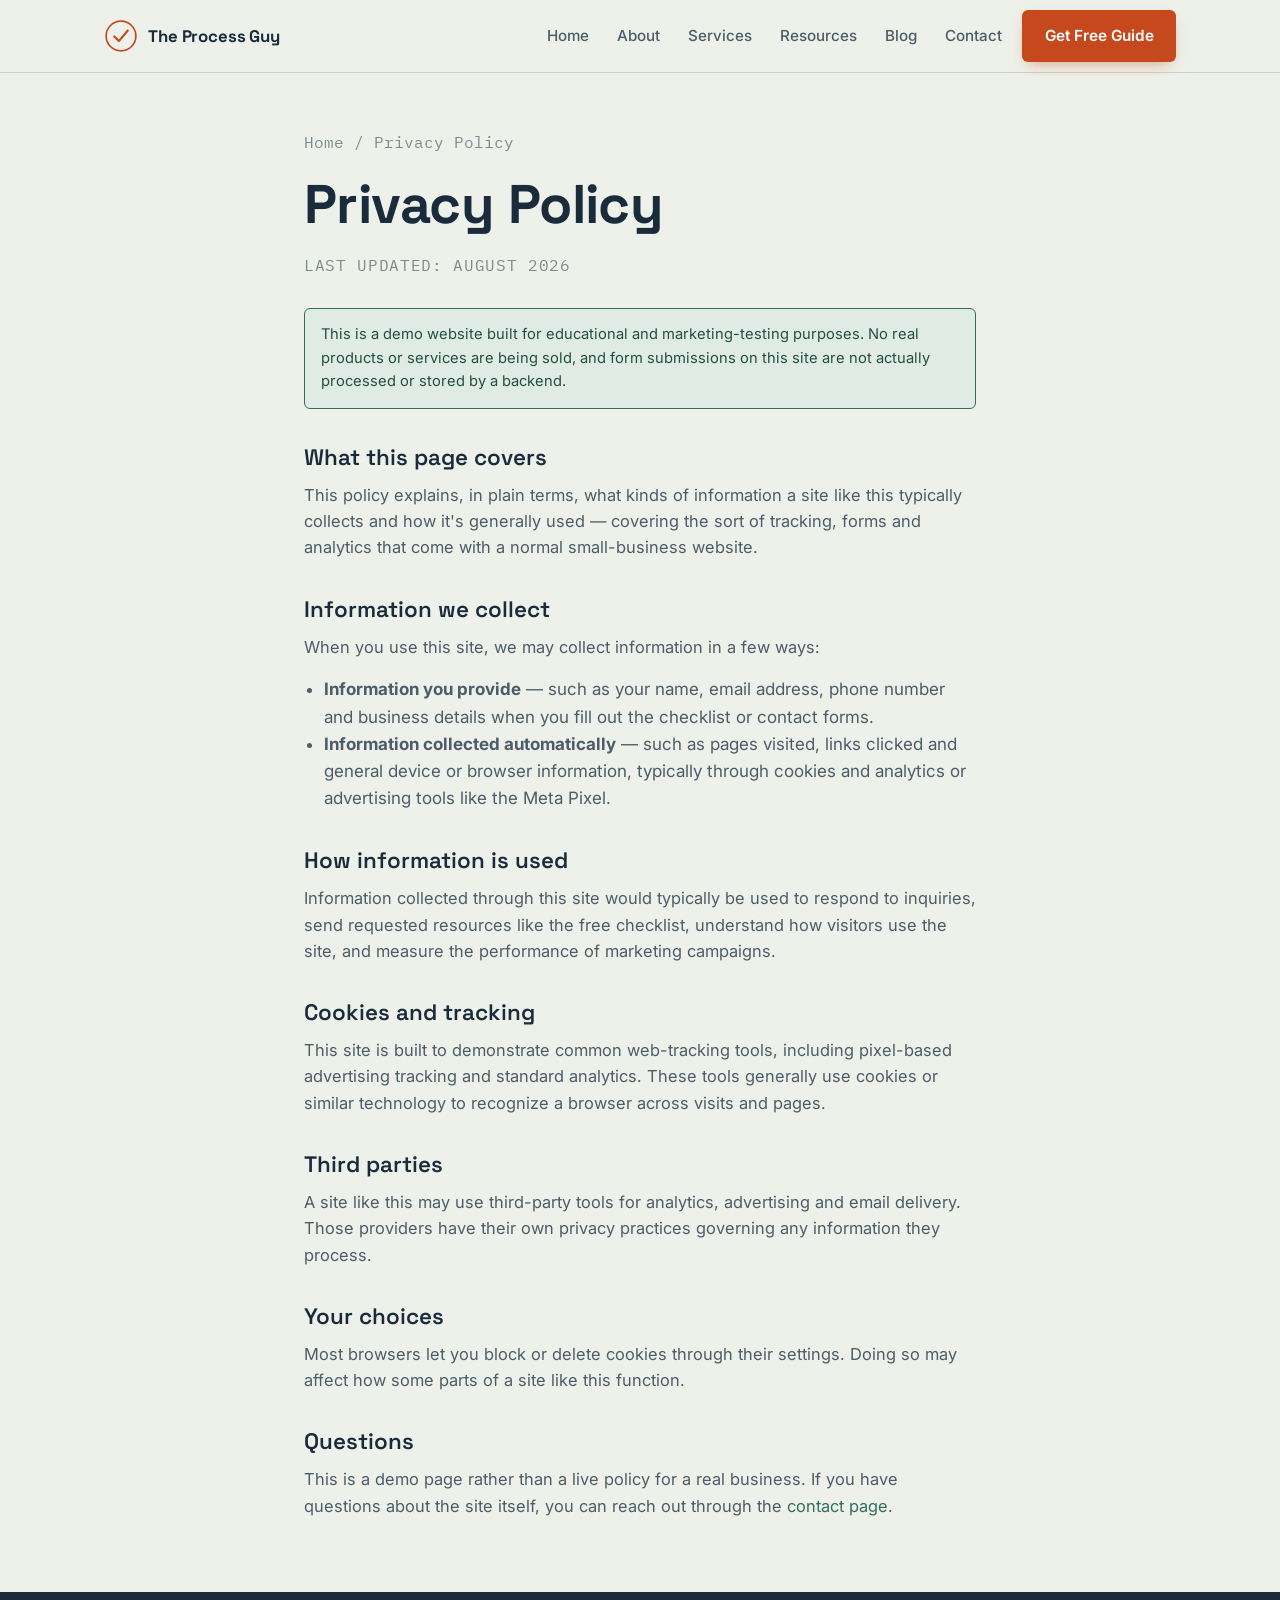
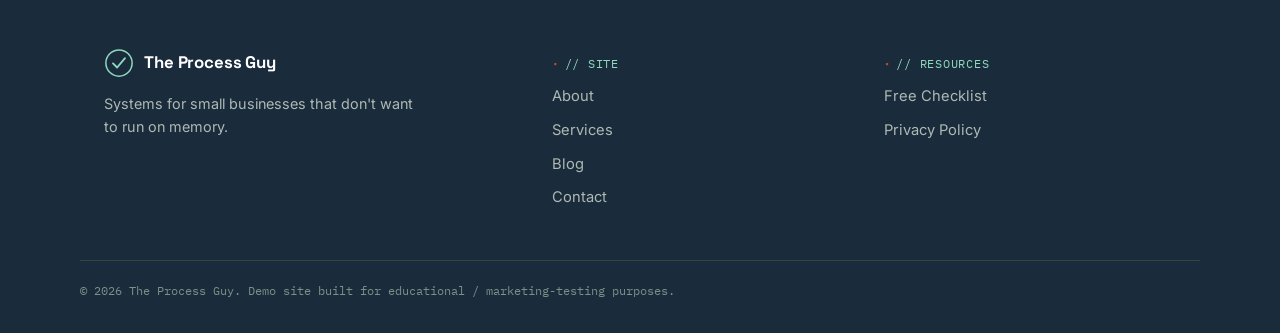
<file: privacy.html>
<!DOCTYPE html>
<html lang="en">
<head>
<meta charset="UTF-8">
<meta name="viewport" content="width=device-width, initial-scale=1.0">
<title>Privacy Policy — The Process Guy</title>
<meta name="description" content="Privacy policy for The Process Guy, a demo website built for educational and marketing-testing purposes.">
<link rel="stylesheet" href="./style/main.css" />
<!-- Meta Pixel Code -->
    <script>
      !(function (f, b, e, v, n, t, s) {
        if (f.fbq) return;
        n = f.fbq = function () {
          n.callMethod
            ? n.callMethod.apply(n, arguments)
            : n.queue.push(arguments);
        };
        if (!f._fbq) f._fbq = n;
        n.push = n;
        n.loaded = !0;
        n.version = "2.0";
        n.queue = [];
        t = b.createElement(e);
        t.async = !0;
        t.src = v;
        s = b.getElementsByTagName(e)[0];
        s.parentNode.insertBefore(t, s);
      })(
        window,
        document,
        "script",
        "https://connect.facebook.net/en_US/fbevents.js",
      );
      fbq("init", "2390829157992481");
      fbq("track", "PageView");
    </script>
    <noscript
      ><img
        height="1"
        width="1"
        style="display: none"
        src="https://www.facebook.com/tr?id=2390829157992481&ev=PageView&noscript=1"
    /></noscript>
    <!-- End Meta Pixel Code -->
     <!-- Google tag (gtag.js) -->
<script async src="https://www.googletagmanager.com/gtag/js?id=AW-18432488557"></script>
<script>
  window.dataLayer = window.dataLayer || [];
  function gtag(){dataLayer.push(arguments);}
  gtag('js', new Date());

  gtag('config', 'AW-18432488557');
</script>

    <!-- LinkedIn Insights (tag.js) -->
    <script type="text/javascript">
      _linkedin_partner_id = "11128145";
      window._linkedin_data_partner_ids =
        window._linkedin_data_partner_ids || [];
      window._linkedin_data_partner_ids.push(_linkedin_partner_id);
    </script>
    <script type="text/javascript">
      (function (l) {
        if (!l) {
          window.lintrk = function (a, b) {
            window.lintrk.q.push([a, b]);
          };
          window.lintrk.q = [];
        }
        var s = document.getElementsByTagName("script")[0];
        var b = document.createElement("script");
        b.type = "text/javascript";
        b.async = true;
        b.src = "https://snap.licdn.com/li.lms-analytics/insight.min.js";
        s.parentNode.insertBefore(b, s);
      })(window.lintrk);
    </script>
    <noscript>
      <img
        height="1"
        width="1"
        style="display: none"
        alt=""
        src="https://px.ads.linkedin.com/collect/?pid=11128145&fmt=gif"
      />
    </noscript>

    <!-- Chatgpt (tag.js) -->
    <script>
      (function (w, d, s, u) {
        if (w.oaiq) return;
        var q = function () {
          q.q.push(arguments);
        };
        q.q = [];
        w.oaiq = q;
        var js = d.createElement(s);
        js.async = true;
        js.src = u;
        var f = d.getElementsByTagName(s)[0];
        f.parentNode.insertBefore(js, f);
      })(
        window,
        document,
        "script",
        "https://bzrcdn.openai.com/sdk/oaiq.min.js",
      );
      oaiq("init", {
        pixelId: "8vZDHXKF1D9fvQ626D9H65",
      });
    </script>
</head>
<body>

<header class="site-header">
  <div class="wrap header-inner">
    <a href="index.html" class="logo">
      <span class="logo-mark" aria-hidden="true">
        <svg width="34" height="34" viewBox="0 0 40 40"><circle cx="20" cy="20" r="17.5" fill="none" stroke="#C6491E" stroke-width="2"/><path d="M12 20.5 L17.5 26 L28 13.5" fill="none" stroke="#C6491E" stroke-width="2.5" stroke-linecap="round" stroke-linejoin="round"/></svg>
      </span>
      <span class="logo-text">The Process Guy</span>
    </a>
    <nav class="site-nav" id="siteNav">
      <a href="index.html">Home</a>
      <a href="about.html">About</a>
      <a href="services.html">Services</a>
      <a href="resources.html">Resources</a>
      <a href="blog.html">Blog</a>
      <a href="contact.html">Contact</a>
    </nav>
    <a href="resources.html" class="btn btn-stamp header-cta">Get Free Guide</a>
    <button class="nav-toggle" id="navToggle" aria-label="Toggle menu" aria-expanded="false">
      <span></span><span></span><span></span>
    </button>
  </div>
</header>

<main>
  <section class="section-tight">
    <div class="wrap article">
      <p class="crumbs"><a href="index.html">Home</a> / Privacy Policy</p>
      <h1>Privacy Policy</h1>
      <p class="post-meta">Last updated: August 2026</p>

      <div class="form-success" style="display:block; margin-bottom:28px;">
        This is a demo website built for educational and marketing-testing purposes. No real products or services are being sold, and form submissions on this site are not actually processed or stored by a backend.
      </div>

      <h2>What this page covers</h2>
      <p>This policy explains, in plain terms, what kinds of information a site like this typically collects and how it's generally used — covering the sort of tracking, forms and analytics that come with a normal small-business website.</p>

      <h2>Information we collect</h2>
      <p>When you use this site, we may collect information in a few ways:</p>
      <ul>
        <li><strong>Information you provide</strong> — such as your name, email address, phone number and business details when you fill out the checklist or contact forms.</li>
        <li><strong>Information collected automatically</strong> — such as pages visited, links clicked and general device or browser information, typically through cookies and analytics or advertising tools like the Meta Pixel.</li>
      </ul>

      <h2>How information is used</h2>
      <p>Information collected through this site would typically be used to respond to inquiries, send requested resources like the free checklist, understand how visitors use the site, and measure the performance of marketing campaigns.</p>

      <h2>Cookies and tracking</h2>
      <p>This site is built to demonstrate common web-tracking tools, including pixel-based advertising tracking and standard analytics. These tools generally use cookies or similar technology to recognize a browser across visits and pages.</p>

      <h2>Third parties</h2>
      <p>A site like this may use third-party tools for analytics, advertising and email delivery. Those providers have their own privacy practices governing any information they process.</p>

      <h2>Your choices</h2>
      <p>Most browsers let you block or delete cookies through their settings. Doing so may affect how some parts of a site like this function.</p>

      <h2>Questions</h2>
      <p>This is a demo page rather than a live policy for a real business. If you have questions about the site itself, you can reach out through the <a href="contact.html">contact page</a>.</p>
    </div>
  </section>
</main>

<footer class="site-footer">
  <div class="wrap footer-inner">
    <div class="footer-brand">
      <a href="index.html" class="logo" style="margin-bottom:14px;">
        <span class="logo-mark" aria-hidden="true">
          <svg width="30" height="30" viewBox="0 0 40 40"><circle cx="20" cy="20" r="17.5" fill="none" stroke="#8FD9BE" stroke-width="2"/><path d="M12 20.5 L17.5 26 L28 13.5" fill="none" stroke="#8FD9BE" stroke-width="2.5" stroke-linecap="round" stroke-linejoin="round"/></svg>
        </span>
        <span class="logo-text">The Process Guy</span>
      </a>
      <p class="footer-note">Systems for small businesses that don't want to run on memory.</p>
    </div>
    <div class="footer-col">
      <p class="eyebrow">// Site</p>
      <a href="about.html">About</a>
      <a href="services.html">Services</a>
      <a href="blog.html">Blog</a>
      <a href="contact.html">Contact</a>
    </div>
    <div class="footer-col">
      <p class="eyebrow">// Resources</p>
      <a href="resources.html">Free Checklist</a>
      <a href="privacy.html">Privacy Policy</a>
    </div>
  </div>
  <div class="wrap footer-bottom">
    <p>© <span id="year"></span> The Process Guy. Demo site built for educational / marketing-testing purposes.</p>
  </div>
</footer>

<script src="./Scripts/main.js"></script>
</body>
</html>
</file>
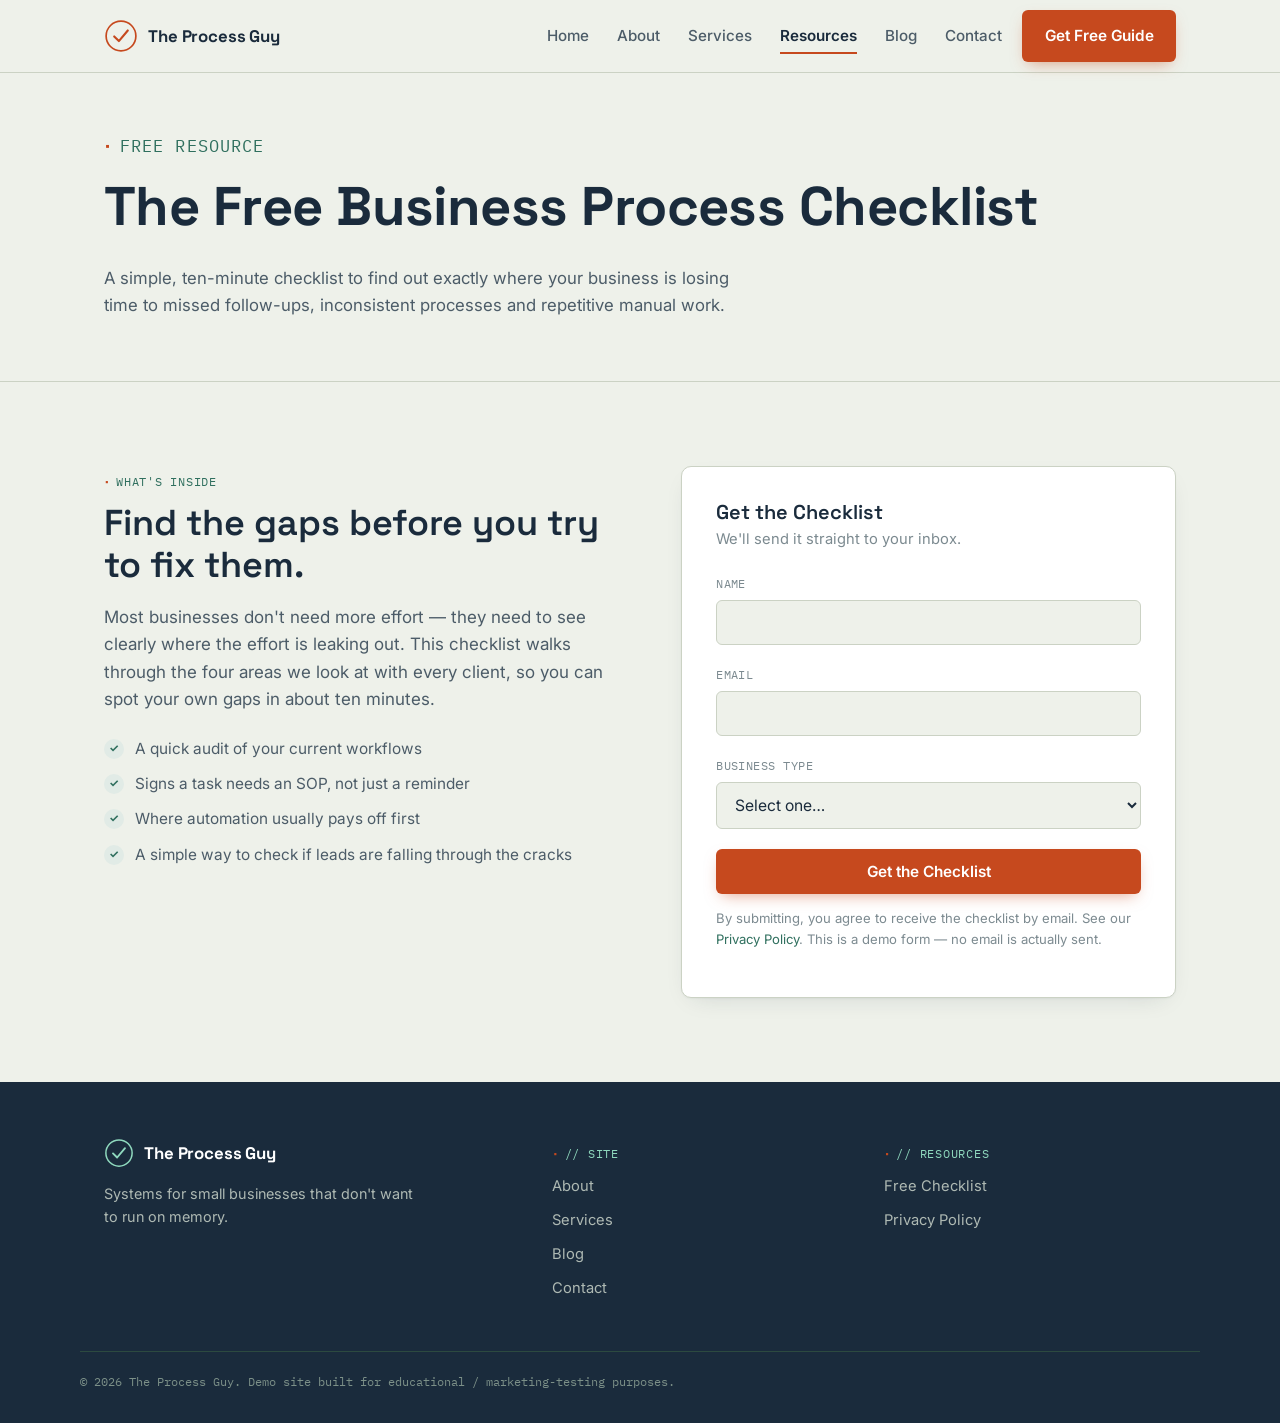
<file: resources.html>
<!DOCTYPE html>
<html lang="en">
<head>
<meta charset="UTF-8">
<meta name="viewport" content="width=device-width, initial-scale=1.0">
<title>Free Business Process Checklist — The Process Guy</title>
<meta name="description" content="Download the free Business Process Checklist and find out where your business is losing time.">
<link rel="stylesheet" href="./style/main.css" />
<!-- Meta Pixel Code -->
    <script>
      !(function (f, b, e, v, n, t, s) {
        if (f.fbq) return;
        n = f.fbq = function () {
          n.callMethod
            ? n.callMethod.apply(n, arguments)
            : n.queue.push(arguments);
        };
        if (!f._fbq) f._fbq = n;
        n.push = n;
        n.loaded = !0;
        n.version = "2.0";
        n.queue = [];
        t = b.createElement(e);
        t.async = !0;
        t.src = v;
        s = b.getElementsByTagName(e)[0];
        s.parentNode.insertBefore(t, s);
      })(
        window,
        document,
        "script",
        "https://connect.facebook.net/en_US/fbevents.js",
      );
      fbq("init", "2390829157992481");
      fbq("track", "PageView");
    </script>
    <noscript
      ><img
        height="1"
        width="1"
        style="display: none"
        src="https://www.facebook.com/tr?id=2390829157992481&ev=PageView&noscript=1"
    /></noscript>
    <!-- End Meta Pixel Code -->
    <!-- Google tag (gtag.js) -->
<script async src="https://www.googletagmanager.com/gtag/js?id=AW-18432488557"></script>
<script>
  window.dataLayer = window.dataLayer || [];
  function gtag(){dataLayer.push(arguments);}
  gtag('js', new Date());

  gtag('config', 'AW-18432488557');
</script>

    <!-- LinkedIn Insights (tag.js) -->
    <script type="text/javascript">
      _linkedin_partner_id = "11128145";
      window._linkedin_data_partner_ids =
        window._linkedin_data_partner_ids || [];
      window._linkedin_data_partner_ids.push(_linkedin_partner_id);
    </script>
    <script type="text/javascript">
      (function (l) {
        if (!l) {
          window.lintrk = function (a, b) {
            window.lintrk.q.push([a, b]);
          };
          window.lintrk.q = [];
        }
        var s = document.getElementsByTagName("script")[0];
        var b = document.createElement("script");
        b.type = "text/javascript";
        b.async = true;
        b.src = "https://snap.licdn.com/li.lms-analytics/insight.min.js";
        s.parentNode.insertBefore(b, s);
      })(window.lintrk);
    </script>
    <noscript>
      <img
        height="1"
        width="1"
        style="display: none"
        alt=""
        src="https://px.ads.linkedin.com/collect/?pid=11128145&fmt=gif"
      />
    </noscript>

    <!-- Chatgpt (tag.js) -->
    <script>
      (function (w, d, s, u) {
        if (w.oaiq) return;
        var q = function () {
          q.q.push(arguments);
        };
        q.q = [];
        w.oaiq = q;
        var js = d.createElement(s);
        js.async = true;
        js.src = u;
        var f = d.getElementsByTagName(s)[0];
        f.parentNode.insertBefore(js, f);
      })(
        window,
        document,
        "script",
        "https://bzrcdn.openai.com/sdk/oaiq.min.js",
      );
      oaiq("init", {
        pixelId: "8vZDHXKF1D9fvQ626D9H65",
      });
    </script>
  </head>
<body>

<header class="site-header">
  <div class="wrap header-inner">
    <a href="index.html" class="logo">
      <span class="logo-mark" aria-hidden="true">
        <svg width="34" height="34" viewBox="0 0 40 40"><circle cx="20" cy="20" r="17.5" fill="none" stroke="#C6491E" stroke-width="2"/><path d="M12 20.5 L17.5 26 L28 13.5" fill="none" stroke="#C6491E" stroke-width="2.5" stroke-linecap="round" stroke-linejoin="round"/></svg>
      </span>
      <span class="logo-text">The Process Guy</span>
    </a>
    <nav class="site-nav" id="siteNav">
      <a href="index.html">Home</a>
      <a href="about.html">About</a>
      <a href="services.html">Services</a>
      <a href="resources.html" class="current">Resources</a>
      <a href="blog.html">Blog</a>
      <a href="contact.html">Contact</a>
    </nav>
    <a href="resources.html" class="btn btn-stamp header-cta">Get Free Guide</a>
    <button class="nav-toggle" id="navToggle" aria-label="Toggle menu" aria-expanded="false">
      <span></span><span></span><span></span>
    </button>
  </div>
</header>

<main>

  <section class="page-hero">
    <div class="wrap">
      <p class="eyebrow">Free resource</p>
      <h1>The Free Business Process Checklist</h1>
      <p>A simple, ten-minute checklist to find out exactly where your business is losing time to missed follow-ups, inconsistent processes and repetitive manual work.</p>
    </div>
  </section>

  <section>
    <div class="wrap">
      <div class="split reveal">
        <div class="split-aside">
          <p class="eyebrow">What's inside</p>
          <h2>Find the gaps before you try to fix them.</h2>
          <p>Most businesses don't need more effort — they need to see clearly where the effort is leaking out. This checklist walks through the four areas we look at with every client, so you can spot your own gaps in about ten minutes.</p>
          <ul class="checklist">
            <li>A quick audit of your current workflows</li>
            <li>Signs a task needs an SOP, not just a reminder</li>
            <li>Where automation usually pays off first</li>
            <li>A simple way to check if leads are falling through the cracks</li>
          </ul>
        </div>

        <div class="form-card">
          <h3 style="margin-bottom:.2em;">Get the Checklist</h3>
          <p style="font-size:.92rem; color:var(--ink-faint); margin-bottom:22px;">We'll send it straight to your inbox.</p>
          <form data-demo-form="checklist" novalidate>
            <div class="field">
              <label for="rName">Name</label>
              <input type="text" id="rName" name="name" required>
              <span class="field-error">Please enter your name.</span>
            </div>
            <div class="field">
              <label for="rEmail">Email</label>
              <input type="email" id="rEmail" name="email" required>
              <span class="field-error">Please enter a valid email address.</span>
            </div>
            <div class="field">
              <label for="rBusiness">Business Type</label>
              <select id="rBusiness" name="business_type" required>
                <option value="" disabled selected>Select one…</option>
                <option>Service-based business</option>
                <option>E-commerce / retail</option>
                <option>Agency / consulting</option>
                <option>Trades / field services</option>
                <option>Other</option>
              </select>
              <span class="field-error">Please select a business type.</span>
            </div>
            <button type="submit" class="btn btn-stamp btn-block">Get the Checklist</button>
            <p class="form-note">By submitting, you agree to receive the checklist by email. See our <a href="privacy.html">Privacy Policy</a>. This is a demo form — no email is actually sent.</p>
          </form>
        </div>
      </div>
    </div>
  </section>

</main>

<footer class="site-footer">
  <div class="wrap footer-inner">
    <div class="footer-brand">
      <a href="index.html" class="logo" style="margin-bottom:14px;">
        <span class="logo-mark" aria-hidden="true">
          <svg width="30" height="30" viewBox="0 0 40 40"><circle cx="20" cy="20" r="17.5" fill="none" stroke="#8FD9BE" stroke-width="2"/><path d="M12 20.5 L17.5 26 L28 13.5" fill="none" stroke="#8FD9BE" stroke-width="2.5" stroke-linecap="round" stroke-linejoin="round"/></svg>
        </span>
        <span class="logo-text">The Process Guy</span>
      </a>
      <p class="footer-note">Systems for small businesses that don't want to run on memory.</p>
    </div>
    <div class="footer-col">
      <p class="eyebrow">// Site</p>
      <a href="about.html">About</a>
      <a href="services.html">Services</a>
      <a href="blog.html">Blog</a>
      <a href="contact.html">Contact</a>
    </div>
    <div class="footer-col">
      <p class="eyebrow">// Resources</p>
      <a href="resources.html">Free Checklist</a>
      <a href="privacy.html">Privacy Policy</a>
    </div>
  </div>
  <div class="wrap footer-bottom">
    <p>© <span id="year"></span> The Process Guy. Demo site built for educational / marketing-testing purposes.</p>
  </div>
</footer>

<script src="./Scripts/main.js"></script>
</body>
</html>
</file>
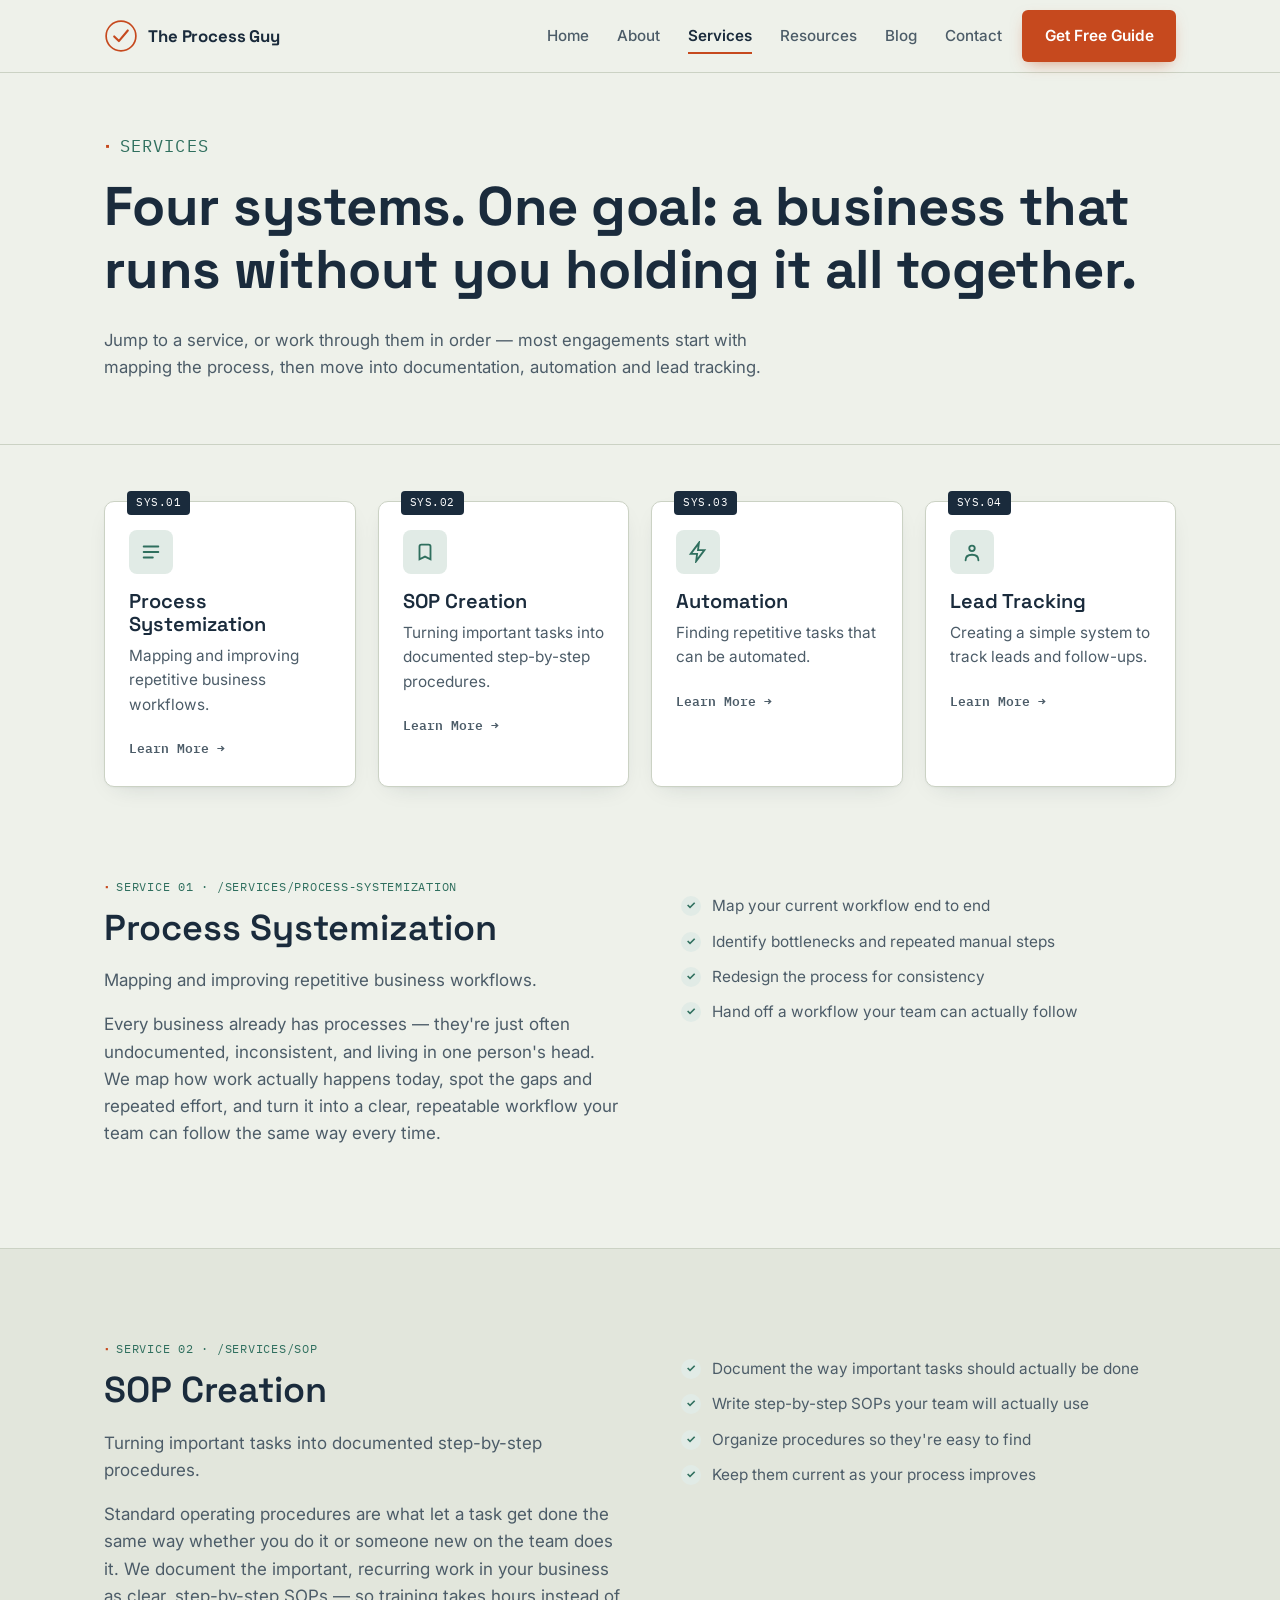
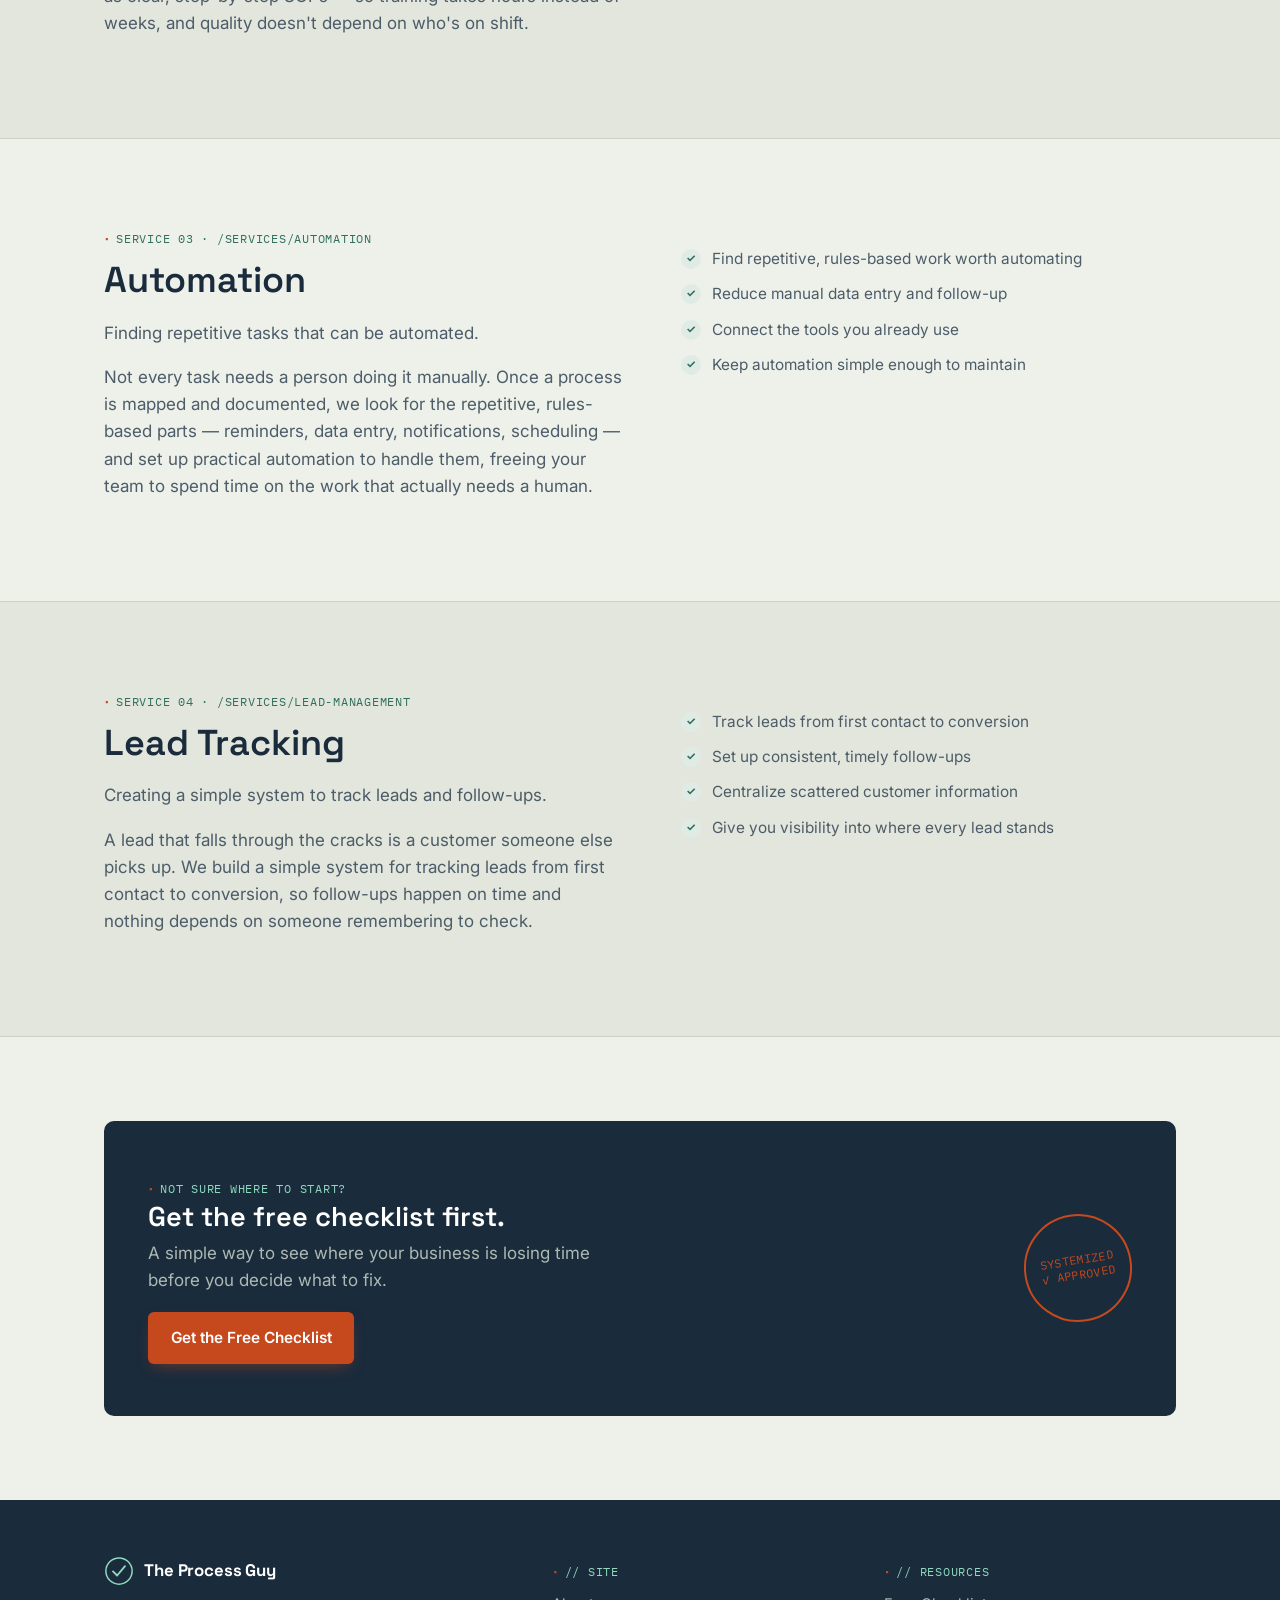
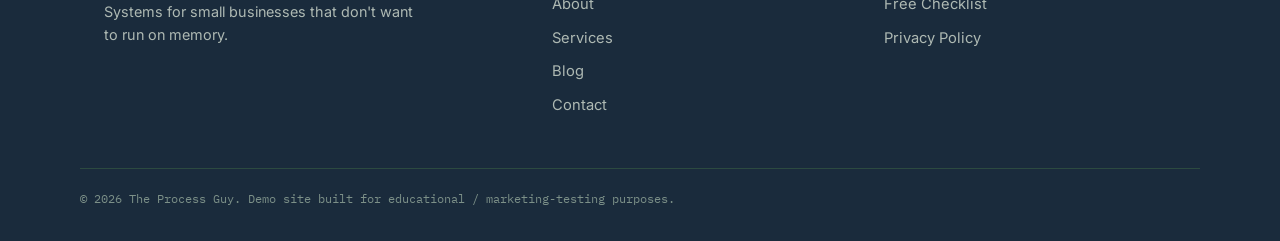
<file: services.html>
<!DOCTYPE html>
<html lang="en">
<head>
<meta charset="UTF-8">
<meta name="viewport" content="width=device-width, initial-scale=1.0">
<title>Services — The Process Guy</title>
<meta name="description" content="Process systemization, SOP creation, automation and lead tracking for small businesses.">
<link rel="stylesheet" href="./style/main.css" />
<!-- Meta Pixel Code -->
    <script>
      !(function (f, b, e, v, n, t, s) {
        if (f.fbq) return;
        n = f.fbq = function () {
          n.callMethod
            ? n.callMethod.apply(n, arguments)
            : n.queue.push(arguments);
        };
        if (!f._fbq) f._fbq = n;
        n.push = n;
        n.loaded = !0;
        n.version = "2.0";
        n.queue = [];
        t = b.createElement(e);
        t.async = !0;
        t.src = v;
        s = b.getElementsByTagName(e)[0];
        s.parentNode.insertBefore(t, s);
      })(
        window,
        document,
        "script",
        "https://connect.facebook.net/en_US/fbevents.js",
      );
      fbq("init", "2390829157992481");
      fbq("track", "PageView");
      fbq("track", "ViewContent");
    </script>
    <noscript
      ><img
        height="1"
        width="1"
        style="display: none"
        src="https://www.facebook.com/tr?id=2390829157992481&ev=PageView&noscript=1"
    /></noscript>
    <!-- End Meta Pixel Code -->
     <!-- Google tag (gtag.js) -->
<script async src="https://www.googletagmanager.com/gtag/js?id=AW-18432488557"></script>
<script>
  window.dataLayer = window.dataLayer || [];
  function gtag(){dataLayer.push(arguments);}
  gtag('js', new Date());

  gtag('config', 'AW-18432488557');
</script>

    <!-- LinkedIn Insights (tag.js) -->
    <script type="text/javascript">
      _linkedin_partner_id = "11128145";
      window._linkedin_data_partner_ids =
        window._linkedin_data_partner_ids || [];
      window._linkedin_data_partner_ids.push(_linkedin_partner_id);
    </script>
    <script type="text/javascript">
      (function (l) {
        if (!l) {
          window.lintrk = function (a, b) {
            window.lintrk.q.push([a, b]);
          };
          window.lintrk.q = [];
        }
        var s = document.getElementsByTagName("script")[0];
        var b = document.createElement("script");
        b.type = "text/javascript";
        b.async = true;
        b.src = "https://snap.licdn.com/li.lms-analytics/insight.min.js";
        s.parentNode.insertBefore(b, s);
      })(window.lintrk);
    </script>
    <noscript>
      <img
        height="1"
        width="1"
        style="display: none"
        alt=""
        src="https://px.ads.linkedin.com/collect/?pid=11128145&fmt=gif"
      />
    </noscript>

    <!-- Chatgpt (tag.js) -->
    <script>
      (function (w, d, s, u) {
        if (w.oaiq) return;
        var q = function () {
          q.q.push(arguments);
        };
        q.q = [];
        w.oaiq = q;
        var js = d.createElement(s);
        js.async = true;
        js.src = u;
        var f = d.getElementsByTagName(s)[0];
        f.parentNode.insertBefore(js, f);
      })(
        window,
        document,
        "script",
        "https://bzrcdn.openai.com/sdk/oaiq.min.js",
      );
      oaiq("init", {
        pixelId: "8vZDHXKF1D9fvQ626D9H65",
      });
    </script>
</head>
<body>

<header class="site-header">
  <div class="wrap header-inner">
    <a href="index.html" class="logo">
      <span class="logo-mark" aria-hidden="true">
        <svg width="34" height="34" viewBox="0 0 40 40"><circle cx="20" cy="20" r="17.5" fill="none" stroke="#C6491E" stroke-width="2"/><path d="M12 20.5 L17.5 26 L28 13.5" fill="none" stroke="#C6491E" stroke-width="2.5" stroke-linecap="round" stroke-linejoin="round"/></svg>
      </span>
      <span class="logo-text">The Process Guy</span>
    </a>
    <nav class="site-nav" id="siteNav">
      <a href="index.html">Home</a>
      <a href="about.html">About</a>
      <a href="services.html" class="current">Services</a>
      <a href="resources.html">Resources</a>
      <a href="blog.html">Blog</a>
      <a href="contact.html">Contact</a>
    </nav>
    <a href="resources.html" class="btn btn-stamp header-cta">Get Free Guide</a>
    <button class="nav-toggle" id="navToggle" aria-label="Toggle menu" aria-expanded="false">
      <span></span><span></span><span></span>
    </button>
  </div>
</header>

<main>

  <section class="page-hero">
    <div class="wrap">
      <p class="eyebrow">Services</p>
      <h1>Four systems. One goal: a business that runs without you holding it all together.</h1>
      <p>Jump to a service, or work through them in order — most engagements start with mapping the process, then move into documentation, automation and lead tracking.</p>
    </div>
  </section>

  <section class="section-tight" style="padding-bottom:0;">
    <div class="wrap">
      <div class="card-grid reveal">
        <a href="#process-systemization" class="tab-card" style="text-decoration:none; color:inherit;">
          <span class="tag">SYS.01</span>
          <div class="icon"><svg width="22" height="22" viewBox="0 0 24 24" fill="none" stroke="currentColor" stroke-width="2" stroke-linecap="round"><path d="M4 6h16M4 12h16M4 18h10"/></svg></div>
          <h3>Process Systemization</h3>
          <p>Mapping and improving repetitive business workflows.</p>
          <span class="learn">Learn More →</span>
        </a>
        <a href="#sops" class="tab-card" style="text-decoration:none; color:inherit;">
          <span class="tag">SYS.02</span>
          <div class="icon"><svg width="22" height="22" viewBox="0 0 24 24" fill="none" stroke="currentColor" stroke-width="2" stroke-linecap="round"><path d="M8 4h8a2 2 0 0 1 2 2v14l-6-3-6 3V6a2 2 0 0 1 2-2z"/></svg></div>
          <h3>SOP Creation</h3>
          <p>Turning important tasks into documented step-by-step procedures.</p>
          <span class="learn">Learn More →</span>
        </a>
        <a href="#automation" class="tab-card" style="text-decoration:none; color:inherit;">
          <span class="tag">SYS.03</span>
          <div class="icon"><svg width="22" height="22" viewBox="0 0 24 24" fill="none" stroke="currentColor" stroke-width="2" stroke-linecap="round"><path d="M13 2 4 14h7l-1 8 9-12h-7l1-8z"/></svg></div>
          <h3>Automation</h3>
          <p>Finding repetitive tasks that can be automated.</p>
          <span class="learn">Learn More →</span>
        </a>
        <a href="#lead-management" class="tab-card" style="text-decoration:none; color:inherit;">
          <span class="tag">SYS.04</span>
          <div class="icon"><svg width="22" height="22" viewBox="0 0 24 24" fill="none" stroke="currentColor" stroke-width="2" stroke-linecap="round"><circle cx="12" cy="8" r="3"/><path d="M5 21c0-4 3-6 7-6s7 2 7 6"/></svg></div>
          <h3>Lead Tracking</h3>
          <p>Creating a simple system to track leads and follow-ups.</p>
          <span class="learn">Learn More →</span>
        </a>
      </div>
    </div>
  </section>

  <!-- 01 Process Systemization -->
  <section id="process-systemization">
    <div class="wrap">
      <div class="split reveal">
        <div>
          <p class="eyebrow">Service 01 · /services/process-systemization</p>
          <h2>Process Systemization</h2>
          <p>Mapping and improving repetitive business workflows.</p>
          <p>Every business already has processes — they're just often undocumented, inconsistent, and living in one person's head. We map how work actually happens today, spot the gaps and repeated effort, and turn it into a clear, repeatable workflow your team can follow the same way every time.</p>
        </div>
        <ul class="checklist">
          <li>Map your current workflow end to end</li>
          <li>Identify bottlenecks and repeated manual steps</li>
          <li>Redesign the process for consistency</li>
          <li>Hand off a workflow your team can actually follow</li>
        </ul>
      </div>
    </div>
  </section>

  <!-- 02 SOPs -->
  <section id="sops" class="bg-card">
    <div class="wrap">
      <div class="split reveal">
        <div>
          <p class="eyebrow">Service 02 · /services/sop</p>
          <h2>SOP Creation</h2>
          <p>Turning important tasks into documented step-by-step procedures.</p>
          <p>Standard operating procedures are what let a task get done the same way whether you do it or someone new on the team does it. We document the important, recurring work in your business as clear, step-by-step SOPs — so training takes hours instead of weeks, and quality doesn't depend on who's on shift.</p>
        </div>
        <ul class="checklist">
          <li>Document the way important tasks should actually be done</li>
          <li>Write step-by-step SOPs your team will actually use</li>
          <li>Organize procedures so they're easy to find</li>
          <li>Keep them current as your process improves</li>
        </ul>
      </div>
    </div>
  </section>

  <!-- 03 Automation -->
  <section id="automation">
    <div class="wrap">
      <div class="split reveal">
        <div>
          <p class="eyebrow">Service 03 · /services/automation</p>
          <h2>Automation</h2>
          <p>Finding repetitive tasks that can be automated.</p>
          <p>Not every task needs a person doing it manually. Once a process is mapped and documented, we look for the repetitive, rules-based parts — reminders, data entry, notifications, scheduling — and set up practical automation to handle them, freeing your team to spend time on the work that actually needs a human.</p>
        </div>
        <ul class="checklist">
          <li>Find repetitive, rules-based work worth automating</li>
          <li>Reduce manual data entry and follow-up</li>
          <li>Connect the tools you already use</li>
          <li>Keep automation simple enough to maintain</li>
        </ul>
      </div>
    </div>
  </section>

  <!-- 04 Lead Management -->
  <section id="lead-management" class="bg-card">
    <div class="wrap">
      <div class="split reveal">
        <div>
          <p class="eyebrow">Service 04 · /services/lead-management</p>
          <h2>Lead Tracking</h2>
          <p>Creating a simple system to track leads and follow-ups.</p>
          <p>A lead that falls through the cracks is a customer someone else picks up. We build a simple system for tracking leads from first contact to conversion, so follow-ups happen on time and nothing depends on someone remembering to check.</p>
        </div>
        <ul class="checklist">
          <li>Track leads from first contact to conversion</li>
          <li>Set up consistent, timely follow-ups</li>
          <li>Centralize scattered customer information</li>
          <li>Give you visibility into where every lead stands</li>
        </ul>
      </div>
    </div>
  </section>

  <section>
    <div class="wrap">
      <div class="cta-banner reveal">
        <div>
          <p class="eyebrow" style="color:#8FD9BE;">Not sure where to start?</p>
          <h2>Get the free checklist first.</h2>
          <p>A simple way to see where your business is losing time before you decide what to fix.</p>
          <a href="resources.html" class="btn btn-stamp" style="margin-top:18px;">Get the Free Checklist</a>
        </div>
        <div class="stamp-badge">SYSTEMIZED<br>✓ APPROVED</div>
      </div>
    </div>
  </section>

</main>

<footer class="site-footer">
  <div class="wrap footer-inner">
    <div class="footer-brand">
      <a href="index.html" class="logo" style="margin-bottom:14px;">
        <span class="logo-mark" aria-hidden="true">
          <svg width="30" height="30" viewBox="0 0 40 40"><circle cx="20" cy="20" r="17.5" fill="none" stroke="#8FD9BE" stroke-width="2"/><path d="M12 20.5 L17.5 26 L28 13.5" fill="none" stroke="#8FD9BE" stroke-width="2.5" stroke-linecap="round" stroke-linejoin="round"/></svg>
        </span>
        <span class="logo-text">The Process Guy</span>
      </a>
      <p class="footer-note">Systems for small businesses that don't want to run on memory.</p>
    </div>
    <div class="footer-col">
      <p class="eyebrow">// Site</p>
      <a href="about.html">About</a>
      <a href="services.html">Services</a>
      <a href="blog.html">Blog</a>
      <a href="contact.html">Contact</a>
    </div>
    <div class="footer-col">
      <p class="eyebrow">// Resources</p>
      <a href="resources.html">Free Checklist</a>
      <a href="privacy.html">Privacy Policy</a>
    </div>
  </div>
  <div class="wrap footer-bottom">
    <p>© <span id="year"></span> The Process Guy. Demo site built for educational / marketing-testing purposes.</p>
  </div>
</footer>

<script src="./Scripts/main.js"></script>
</body>
</html>
</file>
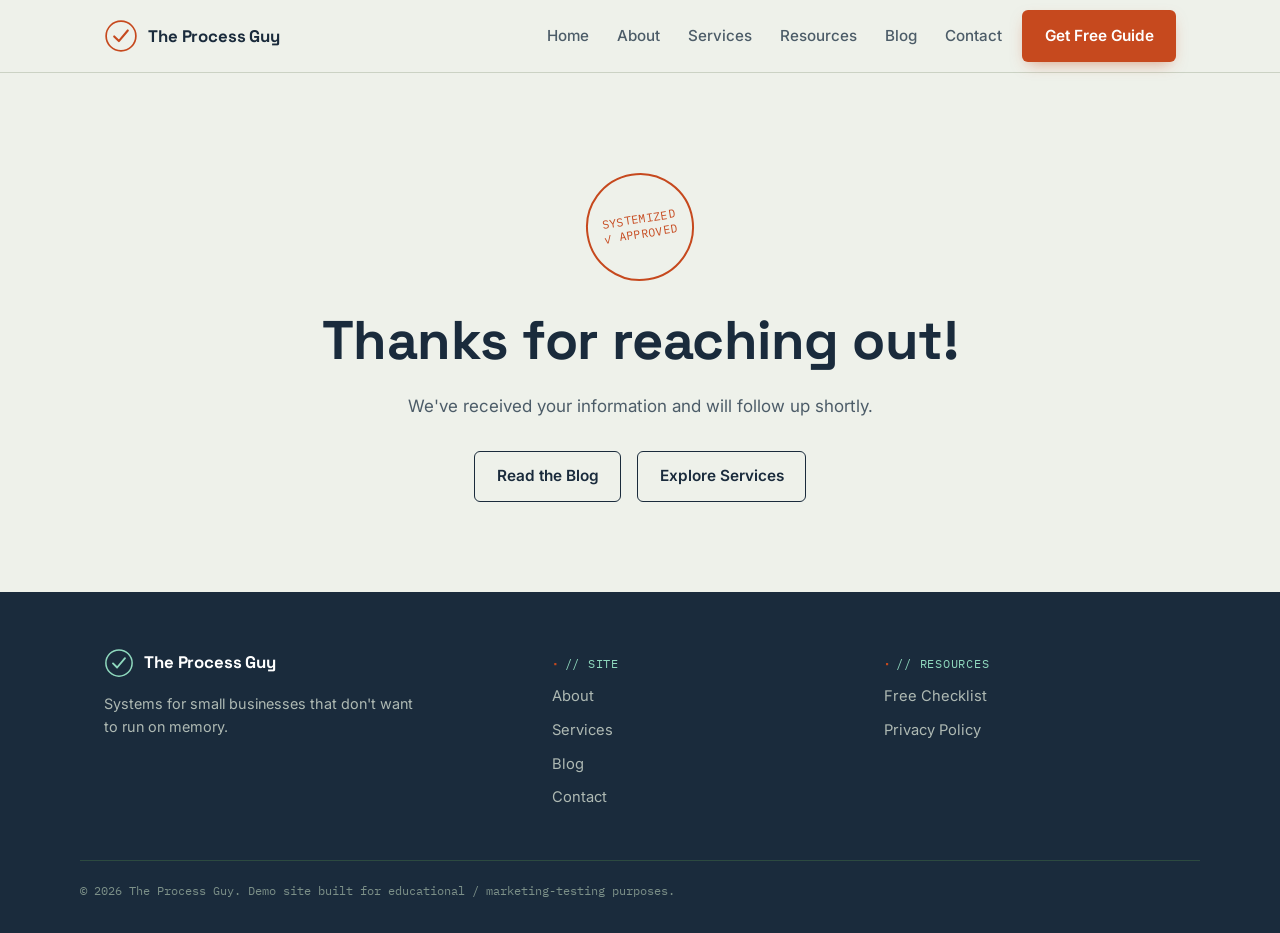
<file: thankyou.html>
<!doctype html>
<html lang="en">
  <head>
    <meta charset="UTF-8" />
    <meta name="viewport" content="width=device-width, initial-scale=1.0" />
    <title>Thank You — The Process Guy</title>
    <meta
      name="description"
      content="Thanks for reaching out to The Process Guy."
    />
    <link rel="stylesheet" href="./style/main.css" />
    <!-- Meta Pixel Code -->
    <script>
      !(function (f, b, e, v, n, t, s) {
        if (f.fbq) return;
        n = f.fbq = function () {
          n.callMethod
            ? n.callMethod.apply(n, arguments)
            : n.queue.push(arguments);
        };
        if (!f._fbq) f._fbq = n;
        n.push = n;
        n.loaded = !0;
        n.version = "2.0";
        n.queue = [];
        t = b.createElement(e);
        t.async = !0;
        t.src = v;
        s = b.getElementsByTagName(e)[0];
        s.parentNode.insertBefore(t, s);
      })(
        window,
        document,
        "script",
        "https://connect.facebook.net/en_US/fbevents.js",
      );
      fbq("init", "2390829157992481");
      fbq("track", "PageView");
      var params = new URLSearchParams(window.location.search);
      var source = params.get("source");

      if (
        source === "contact" &&
        sessionStorage.getItem("lead_submitted") === "1"
      ) {
        fbq("track", "Lead");

        sessionStorage.removeItem("lead_submitted");
      }
    </script>
    <noscript
      ><img
        height="1"
        width="1"
        style="display: none"
        src="https://www.facebook.com/tr?id=2390829157992481&ev=PageView&noscript=1"
    /></noscript>
    <!-- End Meta Pixel Code -->
    <!-- Google tag (gtag.js) -->
    <script
      async
      src="https://www.googletagmanager.com/gtag/js?id=AW-18432488557"
    ></script>
    <script>
      window.dataLayer = window.dataLayer || [];
      function gtag() {
        dataLayer.push(arguments);
      }
      gtag("js", new Date());

      gtag("config", "AW-18432488557");
    </script>

    <!-- LinkedIn Insights (tag.js) -->
    <script type="text/javascript">
      _linkedin_partner_id = "11128145";
      window._linkedin_data_partner_ids =
        window._linkedin_data_partner_ids || [];
      window._linkedin_data_partner_ids.push(_linkedin_partner_id);
    </script>
    <script type="text/javascript">
      (function (l) {
        if (!l) {
          window.lintrk = function (a, b) {
            window.lintrk.q.push([a, b]);
          };
          window.lintrk.q = [];
        }
        var s = document.getElementsByTagName("script")[0];
        var b = document.createElement("script");
        b.type = "text/javascript";
        b.async = true;
        b.src = "https://snap.licdn.com/li.lms-analytics/insight.min.js";
        s.parentNode.insertBefore(b, s);
      })(window.lintrk);
    </script>
    <noscript>
      <img
        height="1"
        width="1"
        style="display: none"
        alt=""
        src="https://px.ads.linkedin.com/collect/?pid=11128145&fmt=gif"
      />
    </noscript>

    <!-- Chatgpt (tag.js) -->
    <script>
      (function (w, d, s, u) {
        if (w.oaiq) return;
        var q = function () {
          q.q.push(arguments);
        };
        q.q = [];
        w.oaiq = q;
        var js = d.createElement(s);
        js.async = true;
        js.src = u;
        var f = d.getElementsByTagName(s)[0];
        f.parentNode.insertBefore(js, f);
      })(
        window,
        document,
        "script",
        "https://bzrcdn.openai.com/sdk/oaiq.min.js",
      );
      oaiq("init", {
        pixelId: "8vZDHXKF1D9fvQ626D9H65",
      });
    </script>

    <!-- script for lead Created -->
    <script>
      oaiq("measure", "lead_created", {
        type: "customer_action",
      });
    </script>

  </head>
  <body>
    <header class="site-header">
      <div class="wrap header-inner">
        <a href="index.html" class="logo">
          <span class="logo-mark" aria-hidden="true">
            <svg width="34" height="34" viewBox="0 0 40 40">
              <circle
                cx="20"
                cy="20"
                r="17.5"
                fill="none"
                stroke="#C6491E"
                stroke-width="2"
              />
              <path
                d="M12 20.5 L17.5 26 L28 13.5"
                fill="none"
                stroke="#C6491E"
                stroke-width="2.5"
                stroke-linecap="round"
                stroke-linejoin="round"
              />
            </svg>
          </span>
          <span class="logo-text">The Process Guy</span>
        </a>
        <nav class="site-nav" id="siteNav">
          <a href="index.html">Home</a>
          <a href="about.html">About</a>
          <a href="services.html">Services</a>
          <a href="resources.html">Resources</a>
          <a href="blog.html">Blog</a>
          <a href="contact.html">Contact</a>
        </nav>
        <a href="resources.html" class="btn btn-stamp header-cta"
          >Get Free Guide</a
        >
        <button
          class="nav-toggle"
          id="navToggle"
          aria-label="Toggle menu"
          aria-expanded="false"
        >
          <span></span><span></span><span></span>
        </button>
      </div>
    </header>

    <main>
      <section class="thankyou">
        <div class="wrap">
          <div class="stamp-badge">SYSTEMIZED<br />✓ APPROVED</div>
          <h1>Thanks for reaching out!</h1>
          <p id="thanksMessage">
            We've received your information and will follow up shortly.
          </p>
          <div class="thankyou-links">
            <a href="blog.html" class="btn btn-outline">Read the Blog</a>
            <a href="services.html" class="btn btn-outline">Explore Services</a>
          </div>
        </div>
      </section>
    </main>

    <footer class="site-footer">
      <div class="wrap footer-inner">
        <div class="footer-brand">
          <a href="index.html" class="logo" style="margin-bottom: 14px">
            <span class="logo-mark" aria-hidden="true">
              <svg width="30" height="30" viewBox="0 0 40 40">
                <circle
                  cx="20"
                  cy="20"
                  r="17.5"
                  fill="none"
                  stroke="#8FD9BE"
                  stroke-width="2"
                />
                <path
                  d="M12 20.5 L17.5 26 L28 13.5"
                  fill="none"
                  stroke="#8FD9BE"
                  stroke-width="2.5"
                  stroke-linecap="round"
                  stroke-linejoin="round"
                />
              </svg>
            </span>
            <span class="logo-text">The Process Guy</span>
          </a>
          <p class="footer-note">
            Systems for small businesses that don't want to run on memory.
          </p>
        </div>
        <div class="footer-col">
          <p class="eyebrow">// Site</p>
          <a href="about.html">About</a>
          <a href="services.html">Services</a>
          <a href="blog.html">Blog</a>
          <a href="contact.html">Contact</a>
        </div>
        <div class="footer-col">
          <p class="eyebrow">// Resources</p>
          <a href="resources.html">Free Checklist</a>
          <a href="privacy.html">Privacy Policy</a>
        </div>
      </div>
      <div class="wrap footer-bottom">
        <p>
          © <span id="year"></span> The Process Guy. Demo site built for
          educational / marketing-testing purposes.
        </p>
      </div>
    </footer>

    <script src="./Scripts/main.js"></script>
  </body>
</html>
</file>
<file: style/main.css>
/* ==========================================================================
   THE PROCESS GUY — stylesheet
   No frameworks. Plain CSS with custom properties.
   ========================================================================== */

@import url('https://fonts.googleapis.com/css2?family=Space+Grotesk:wght@500;600;700&family=Inter:wght@400;500;600&family=IBM+Plex+Mono:wght@500&display=swap');

:root{
  /* --- palette --- */
  --ink:        #1A2B3C;   /* headings, primary text */
  --ink-soft:   #4C5C68;   /* body copy */
  --ink-faint:  #7C8A90;   /* meta / captions */
  --paper:      #EEF1EA;   /* page background — soft grey-green paper */
  --paper-dark: #E2E6DC;   /* recessed sections */
  --card:       #FFFFFF;   /* card / surface */
  --line:       #CBD2C4;   /* hairlines, grid */
  --line-soft:  #DCE1D6;

  --accent:      #2F6F5E;  /* pine/teal — links, secondary actions, diagram */
  --accent-dark: #234F43;
  --accent-soft: #E1EBE6;

  --stamp:      #C6491E;   /* rubber-stamp rust — primary CTAs, emphasis only */
  --stamp-dark: #A23A16;
  --stamp-soft: #F6E3D6;

  /* --- type --- */
  --f-display: 'Space Grotesk', 'Segoe UI', sans-serif;
  --f-body:    'Inter', 'Segoe UI', sans-serif;
  --f-mono:    'IBM Plex Mono', 'Courier New', monospace;

  --maxw: 1120px;
  --radius: 10px;
  --radius-sm: 6px;
  --shadow: 0 1px 2px rgba(26,43,60,0.04), 0 8px 24px -12px rgba(26,43,60,0.18);
}

/* --- reset --- */
*, *::before, *::after{ box-sizing: border-box; }
html{ scroll-behavior: smooth; }
body{
  margin:0;
  font-family: var(--f-body);
  color: var(--ink-soft);
  background: var(--paper);
  line-height: 1.6;
  font-size: 17px;
}
img{ max-width:100%; display:block; }
a{ color: var(--accent); text-decoration: none; }
a:hover{ text-decoration: underline; }
h1,h2,h3,h4{
  font-family: var(--f-display);
  color: var(--ink);
  line-height: 1.15;
  margin: 0 0 .5em;
  font-weight: 600;
}
h1{ font-size: clamp(2.1rem, 4.4vw, 3.4rem); font-weight:700; letter-spacing:-0.01em; }
h2{ font-size: clamp(1.6rem, 3vw, 2.25rem); }
h3{ font-size: 1.25rem; }
p{ margin:0 0 1em; }
ul{ margin:0 0 1em; padding-left: 1.2em; }
button{ font-family: inherit; }

:focus-visible{
  outline: 2px solid var(--stamp);
  outline-offset: 3px;
  border-radius: 3px;
}

.wrap{
  max-width: var(--maxw);
  margin: 0 auto;
  padding: 0 24px;
}

/* --- eyebrow / mono labels --- */
.eyebrow{
  font-family: var(--f-mono);
  font-size: .78rem;
  letter-spacing: .06em;
  text-transform: uppercase;
  color: var(--accent);
  display: inline-flex;
  align-items: center;
  gap: .5em;
  margin: 0 0 .9em;
}
.eyebrow::before{ content: "▪"; font-size: .7em; color: var(--stamp); }

/* --- buttons --- */
.btn{
  display: inline-flex;
  align-items: center;
  gap: .5em;
  font-family: var(--f-body);
  font-weight: 600;
  font-size: .96rem;
  padding: .8em 1.4em;
  border-radius: var(--radius-sm);
  border: 1.5px solid transparent;
  cursor: pointer;
  transition: transform .15s ease, box-shadow .15s ease, background .15s ease, border-color .15s ease;
  white-space: nowrap;
}
.btn:hover{ text-decoration:none; transform: translateY(-1px); }
.btn-stamp{
  background: var(--stamp);
  color: #fff;
  box-shadow: 0 6px 16px -6px rgba(198,73,30,0.55);
}
.btn-stamp:hover{ background: var(--stamp-dark); }
.btn-outline{
  background: transparent;
  border-color: var(--ink);
  color: var(--ink);
}
.btn-outline:hover{ background: var(--ink); color: #fff; }
.btn-ghost{
  background: transparent;
  color: var(--accent);
  padding: .8em .2em;
}
.btn-ghost:hover{ background:none; text-decoration: underline; }
.btn-block{ width: 100%; justify-content: center; }
.btn[disabled]{ opacity:.6; cursor:not-allowed; transform:none; }

/* ==========================================================================
   HEADER
   ========================================================================== */
.site-header{
  position: sticky;
  top: 0;
  z-index: 50;
  background: rgba(238,241,234,0.92);
  backdrop-filter: blur(6px);
  border-bottom: 1px solid var(--line);
}
.header-inner{
  display: flex;
  align-items: center;
  gap: 20px;
  height: 72px;
}
.logo{ display:flex; align-items:center; gap:.6em; color: var(--ink); margin-right: auto; }
.logo:hover{ text-decoration:none; }
.logo-mark{ display:inline-flex; flex-shrink:0; }
.logo-text{ font-family: var(--f-display); font-weight:700; font-size:1.05rem; letter-spacing:-0.01em; }

.site-nav{ display:flex; align-items:center; gap: 28px; }
.site-nav a{
  color: var(--ink-soft);
  font-size: .95rem;
  font-weight: 500;
  position: relative;
  padding: 4px 0;
}
.site-nav a:hover{ color: var(--ink); text-decoration:none; }
.site-nav a::after{
  content:"";
  position:absolute; left:0; right:100%; bottom:-2px;
  height:2px; background: var(--stamp);
  transition: right .18s ease;
}
.site-nav a:hover::after,
.site-nav a.current::after{ right:0; }
.site-nav a.current{ color: var(--ink); font-weight:600; }

.header-cta{ flex-shrink:0; }
.nav-toggle{
  display:none;
  flex-direction:column;
  justify-content:center;
  gap:5px;
  width:38px; height:38px;
  border:1px solid var(--line);
  background: var(--card);
  border-radius: var(--radius-sm);
  cursor:pointer;
}
.nav-toggle span{ height:2px; background: var(--ink); border-radius:2px; margin:0 8px; }

/* ==========================================================================
   HERO
   ========================================================================== */
.hero{
  padding: 72px 0 88px;
  border-bottom: 1px solid var(--line);
}
.hero-inner{
  display:grid;
  grid-template-columns: 1.05fr .95fr;
  gap: 56px;
  align-items:center;
}
.hero h1{ margin-bottom:.42em; }
.hero-sub{ font-size:1.12rem; max-width: 46ch; margin-bottom: 1.6em; }
.hero-ctas{ display:flex; gap:14px; flex-wrap:wrap; }
.hero-art{ position:relative; }
.hero-art svg{ width:100%; height:auto; }

/* small stat strip under hero */
.trust-strip{
  border-bottom:1px solid var(--line);
  background: var(--paper-dark);
}
.trust-inner{
  display:flex; flex-wrap:wrap; gap: 36px;
  padding: 22px 0;
  font-family: var(--f-mono);
  font-size:.82rem;
  color: var(--ink-soft);
  letter-spacing:.02em;
}
.trust-inner strong{ color: var(--ink); }

/* ==========================================================================
   SECTIONS / GENERIC
   ========================================================================== */
section{ padding: 84px 0; }
.section-tight{ padding: 56px 0; }
.section-head{ max-width: 640px; margin-bottom: 48px; }
.section-head.center{ margin-left:auto; margin-right:auto; text-align:center; }
.bg-dark{ background: var(--ink); color: #C9D2CE; }
.bg-dark h2, .bg-dark h3{ color:#fff; }
.bg-dark .eyebrow{ color:#8FD9BE; }
.bg-card{ background: var(--paper-dark); border-top:1px solid var(--line); border-bottom:1px solid var(--line); }

/* --- page header (inner pages) --- */
.page-hero{
  padding: 58px 0 46px;
  border-bottom:1px solid var(--line);
}
.page-hero p{ max-width: 60ch; font-size:1.05rem; }
.crumbs{
  font-family: var(--f-mono);
  font-size:.78rem;
  color: var(--ink-faint);
  margin-bottom: 18px;
}
.crumbs a{ color: var(--ink-faint); }

/* ==========================================================================
   CARDS — service / index-card style
   ========================================================================== */
.card-grid{
  display:grid;
  grid-template-columns: repeat(4, 1fr);
  gap: 22px;
}
.card-grid.cols-3{ grid-template-columns: repeat(3,1fr); }
.card-grid.cols-2{ grid-template-columns: repeat(2,1fr); }

.tab-card{
  background: var(--card);
  border: 1px solid var(--line);
  border-radius: var(--radius);
  padding: 28px 24px 24px;
  position: relative;
  box-shadow: var(--shadow);
  transition: transform .18s ease, border-color .18s ease;
}
.tab-card:hover{ transform: translateY(-3px); border-color: var(--accent); }
.tab-card .tag{
  position:absolute; top:-11px; left:22px;
  background: var(--ink);
  color:#fff;
  font-family: var(--f-mono);
  font-size:.7rem;
  letter-spacing:.05em;
  padding: 3px 9px;
  border-radius: 4px;
}
.tab-card .icon{
  width:44px; height:44px;
  display:flex; align-items:center; justify-content:center;
  background: var(--accent-soft);
  color: var(--accent);
  border-radius: 8px;
  margin-bottom: 16px;
}
.tab-card h3{ margin-bottom:.4em; }
.tab-card p{ font-size:.96rem; margin-bottom: 1.1em; }
.tab-card .learn{ font-family: var(--f-mono); font-size:.82rem; font-weight:600; }

/* ==========================================================================
   PROCESS FLOW (How it works) — genuine sequence, connected
   ========================================================================== */
.flow{
  display:grid;
  grid-template-columns: repeat(4,1fr);
  gap: 0;
  position: relative;
  counter-reset: step;
}
.flow-step{
  position:relative;
  padding: 0 20px;
  text-align:left;
}
.flow-step:first-child{ padding-left:0; }
.flow-step:last-child{ padding-right:0; }
.flow-num{
  font-family: var(--f-mono);
  font-size:.85rem;
  color: var(--stamp);
  border: 1.5px solid var(--stamp);
  width: 34px; height:34px;
  border-radius:50%;
  display:flex; align-items:center; justify-content:center;
  margin-bottom: 16px;
  background: var(--card);
  position:relative; z-index:2;
}
.flow-step h3{ font-size:1.08rem; margin-bottom:.35em; }
.flow-step p{ font-size:.92rem; margin-bottom:0; }
.flow-line{
  position:absolute;
  top:17px; left:0; right:0;
  height:0;
  border-top: 2px dashed var(--line);
  z-index:1;
}

/* ==========================================================================
   CTA BANNER
   ========================================================================== */
.cta-banner{
  background: var(--ink);
  border-radius: var(--radius);
  padding: 52px 44px;
  display:flex;
  align-items:center;
  justify-content:space-between;
  gap: 32px;
  flex-wrap:wrap;
}
.cta-banner h2{ color:#fff; margin-bottom:.3em; font-size:1.7rem; }
.cta-banner p{ color:#AEB9B3; margin-bottom:0; max-width:44ch; }
.cta-banner .stamp-badge{ flex-shrink:0; }

/* rotated stamp badge — signature element reused around the site */
.stamp-badge{
  display:inline-flex;
  align-items:center;
  justify-content:center;
  width: 108px; height:108px;
  border-radius:50%;
  border: 2.5px solid var(--stamp);
  color: var(--stamp);
  font-family: var(--f-mono);
  font-size:.72rem;
  letter-spacing:.04em;
  text-align:center;
  text-transform:uppercase;
  transform: rotate(-9deg);
  flex-shrink:0;
  line-height:1.3;
  padding: 8px;
}

/* ==========================================================================
   FORMS
   ========================================================================== */
.form-card{
  background: var(--card);
  border:1px solid var(--line);
  border-radius: var(--radius);
  padding: 34px;
  box-shadow: var(--shadow);
}
.field{ margin-bottom: 20px; }
.field label{
  display:block;
  font-family: var(--f-mono);
  font-size:.76rem;
  letter-spacing:.04em;
  text-transform:uppercase;
  color: var(--ink-faint);
  margin-bottom: 7px;
}
.field input,
.field select,
.field textarea{
  width:100%;
  font-family: var(--f-body);
  font-size: .98rem;
  color: var(--ink);
  background: var(--paper);
  border: 1.5px solid var(--line);
  border-radius: var(--radius-sm);
  padding: .75em .9em;
  transition: border-color .15s ease;
}
.field input:focus,
.field select:focus,
.field textarea:focus{
  outline:none;
  border-color: var(--accent);
  background: #fff;
}
.field textarea{ resize:vertical; min-height:110px; }
.field-error{
  display:none;
  color: var(--stamp-dark);
  font-size:.82rem;
  margin-top:6px;
  font-family: var(--f-mono);
}
.field.invalid input,
.field.invalid select,
.field.invalid textarea{ border-color: var(--stamp); }
.field.invalid .field-error{ display:block; }
.form-note{ font-size:.82rem; color: var(--ink-faint); margin-top: 14px; }
.form-success{
  display:none;
  background: var(--accent-soft);
  border:1px solid var(--accent);
  color: var(--accent-dark);
  padding: 14px 16px;
  border-radius: var(--radius-sm);
  font-size:.92rem;
  margin-bottom:18px;
}

/* two-column layout for resources / contact pages */
.split{
  display:grid;
  grid-template-columns: 1fr .95fr;
  gap: 56px;
  align-items:start;
}
.split-aside h2{ margin-bottom:.5em; }
.checklist{ list-style:none; padding:0; margin: 1.4em 0; }
.checklist li{
  display:flex; gap:.7em; align-items:flex-start;
  margin-bottom:.7em; font-size:.96rem; color: var(--ink-soft);
}
.checklist li::before{
  content:"✓";
  color: var(--accent);
  font-weight:700;
  flex-shrink:0;
  background: var(--accent-soft);
  width:20px; height:20px;
  border-radius:50%;
  display:flex; align-items:center; justify-content:center;
  font-size:.7rem;
  margin-top:2px;
}

/* ==========================================================================
   BLOG
   ========================================================================== */
.post-grid{
  display:grid;
  grid-template-columns: repeat(2,1fr);
  gap: 24px;
}
.post-card{
  background: var(--card);
  border:1px solid var(--line);
  border-radius: var(--radius);
  padding: 26px;
  box-shadow: var(--shadow);
  transition: transform .18s ease, border-color .18s ease;
}
.post-card:hover{ transform: translateY(-3px); border-color: var(--accent); }
.post-meta{
  font-family: var(--f-mono);
  font-size:.74rem;
  color: var(--ink-faint);
  text-transform:uppercase;
  letter-spacing:.04em;
  margin-bottom:.7em;
}
.post-card h3{ margin-bottom:.5em; }
.post-card h3 a{ color: var(--ink); }
.post-card h3 a:hover{ color: var(--accent); }
.post-card p{ font-size:.95rem; margin-bottom: 1em; }

.article{ max-width: 720px; margin:0 auto; }
.article h1{ margin-bottom:.3em; }
.article .post-meta{ margin-bottom: 1.8em; }
.article h2{ font-size:1.4rem; margin-top:1.6em; }
.article p{ font-size:1.03rem; }
.article blockquote{
  margin: 1.6em 0;
  padding: 4px 0 4px 20px;
  border-left: 3px solid var(--stamp);
  font-family: var(--f-display);
  font-size:1.15rem;
  color: var(--ink);
}

/* ==========================================================================
   THANK YOU
   ========================================================================== */
.thankyou{
  text-align:center;
  padding: 100px 0 90px;
}
.thankyou .stamp-badge{ margin: 0 auto 28px; }
.thankyou h1{ margin-bottom:.4em; }
.thankyou p{ max-width: 48ch; margin-left:auto; margin-right:auto; }
.thankyou-links{
  display:flex; gap:16px; justify-content:center; margin-top: 30px; flex-wrap:wrap;
}

/* ==========================================================================
   FOOTER
   ========================================================================== */
.site-footer{
  background: var(--ink);
  color:#AEB9B3;
  padding-top: 56px;
}
.footer-inner{
  display:grid;
  grid-template-columns: 1.4fr 1fr 1fr;
  gap: 40px;
  padding-bottom: 40px;
  border-bottom: 1px solid #2C4A40;
}
.footer-brand{ max-width: 320px; }
.footer-brand .logo-text{ color:#fff; }
.footer-note{ font-size:.9rem; }
.footer-col .eyebrow{ color:#8FD9BE; }
.footer-col a{ display:block; color:#AEB9B3; font-size:.92rem; margin-bottom:.7em; }
.footer-col a:hover{ color:#fff; }
.footer-bottom{
  padding: 20px 0;
  font-family: var(--f-mono);
  font-size:.76rem;
  color:#7C9088;
}

/* ==========================================================================
   REVEAL ANIMATION
   ========================================================================== */
.reveal{ opacity:0; transform: translateY(14px); transition: opacity .5s ease, transform .5s ease; }
.reveal.in-view{ opacity:1; transform:none; }
@media (prefers-reduced-motion: reduce){
  .reveal{ opacity:1; transform:none; transition:none; }
  html{ scroll-behavior:auto; }
}

/* ==========================================================================
   RESPONSIVE
   ========================================================================== */
@media (max-width: 980px){
  .card-grid{ grid-template-columns: repeat(2,1fr); }
  .hero-inner{ grid-template-columns:1fr; }
  .hero-art{ order:-1; max-width:420px; margin:0 auto; }
  .split{ grid-template-columns:1fr; }
  .flow{ grid-template-columns:1fr; gap:28px; }
  .flow-line{ display:none; }
  .flow-step{ padding:0; }
  .footer-inner{ grid-template-columns:1fr 1fr; }
}
@media (max-width: 720px){
  .site-nav{
    position:absolute; top:72px; left:0; right:0;
    background: var(--paper);
    border-bottom:1px solid var(--line);
    flex-direction:column;
    align-items:flex-start;
    gap:0;
    padding: 8px 24px 18px;
    display:none;
  }
  .site-nav.open{ display:flex; }
  .site-nav a{ width:100%; padding: 12px 0; }
  .site-nav a::after{ display:none; }
  .header-cta{ display:none; }
  .nav-toggle{ display:flex; }
  .card-grid{ grid-template-columns: 1fr; }
  .card-grid.cols-3{ grid-template-columns:1fr; }
  .post-grid{ grid-template-columns:1fr; }
  .cta-banner{ padding: 36px 24px; flex-direction:column; text-align:center; }
  .footer-inner{ grid-template-columns:1fr; }
  section{ padding: 56px 0; }
}
</file>
